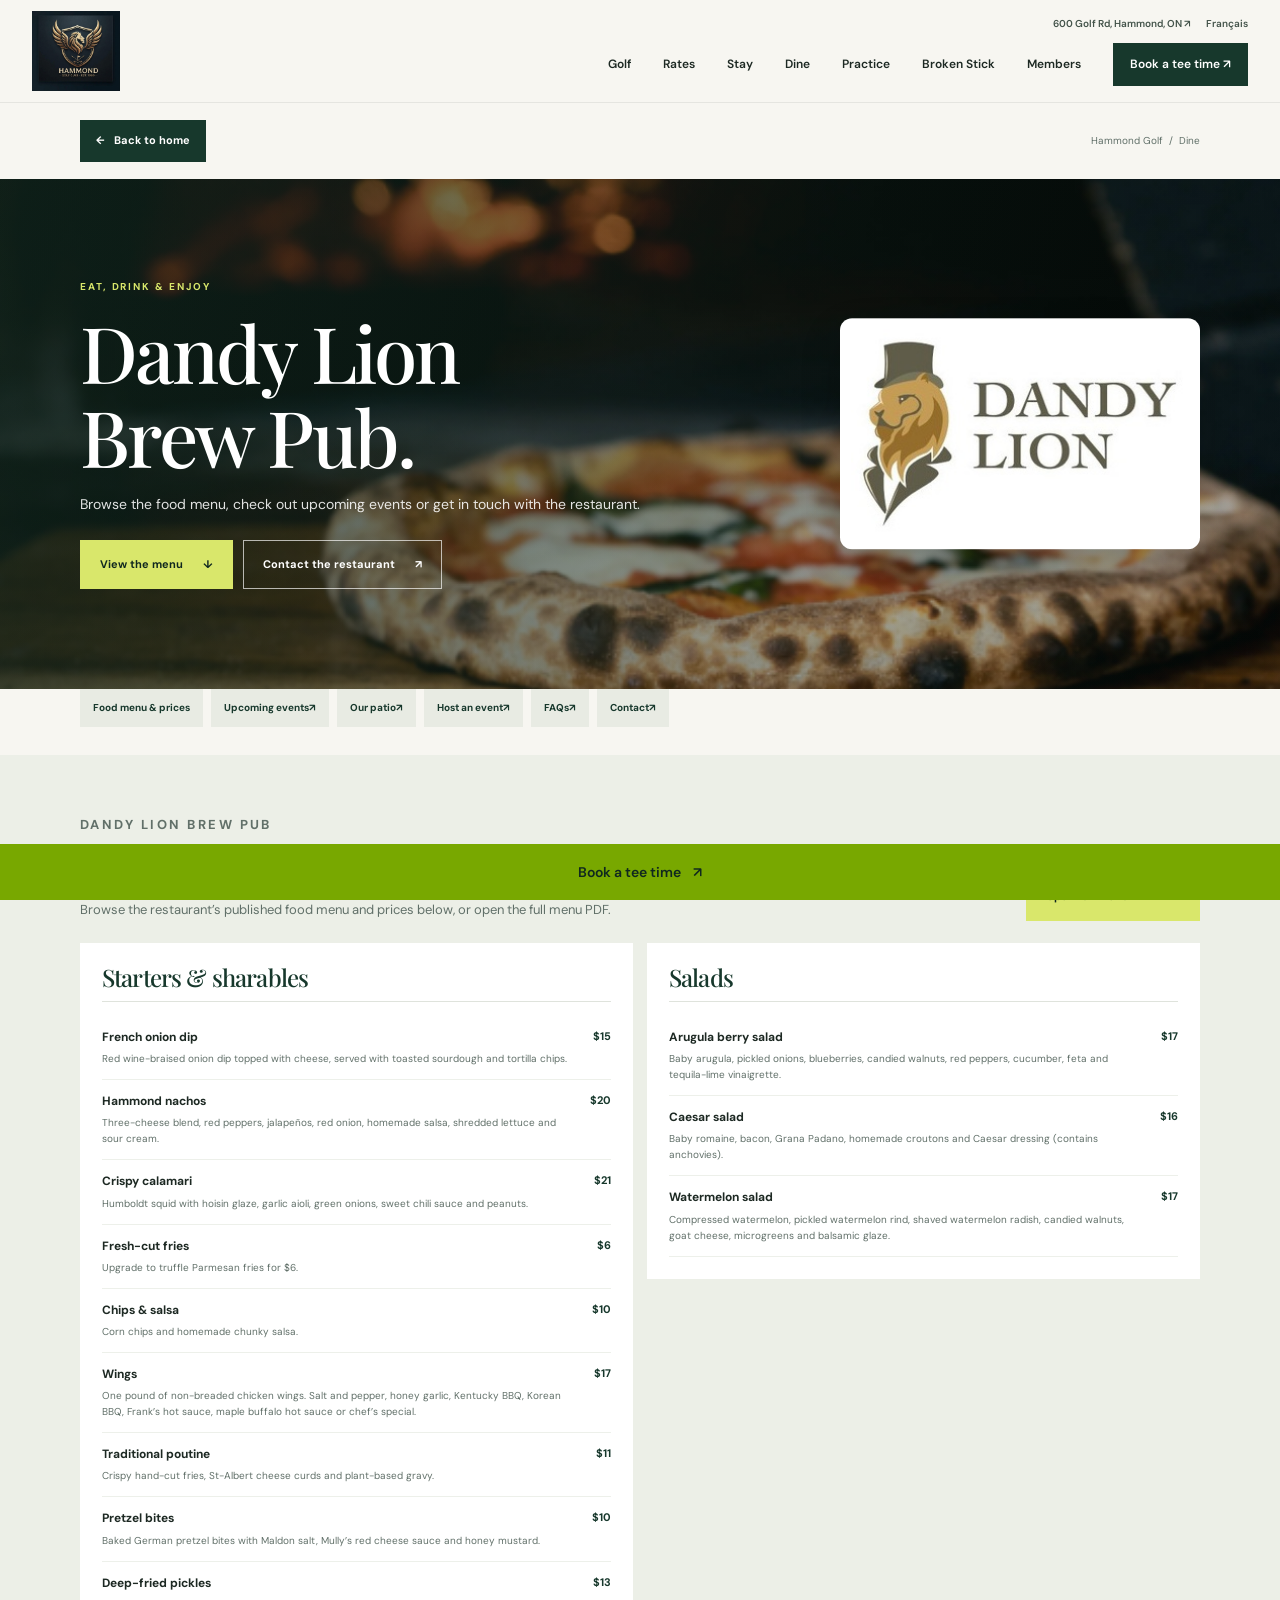
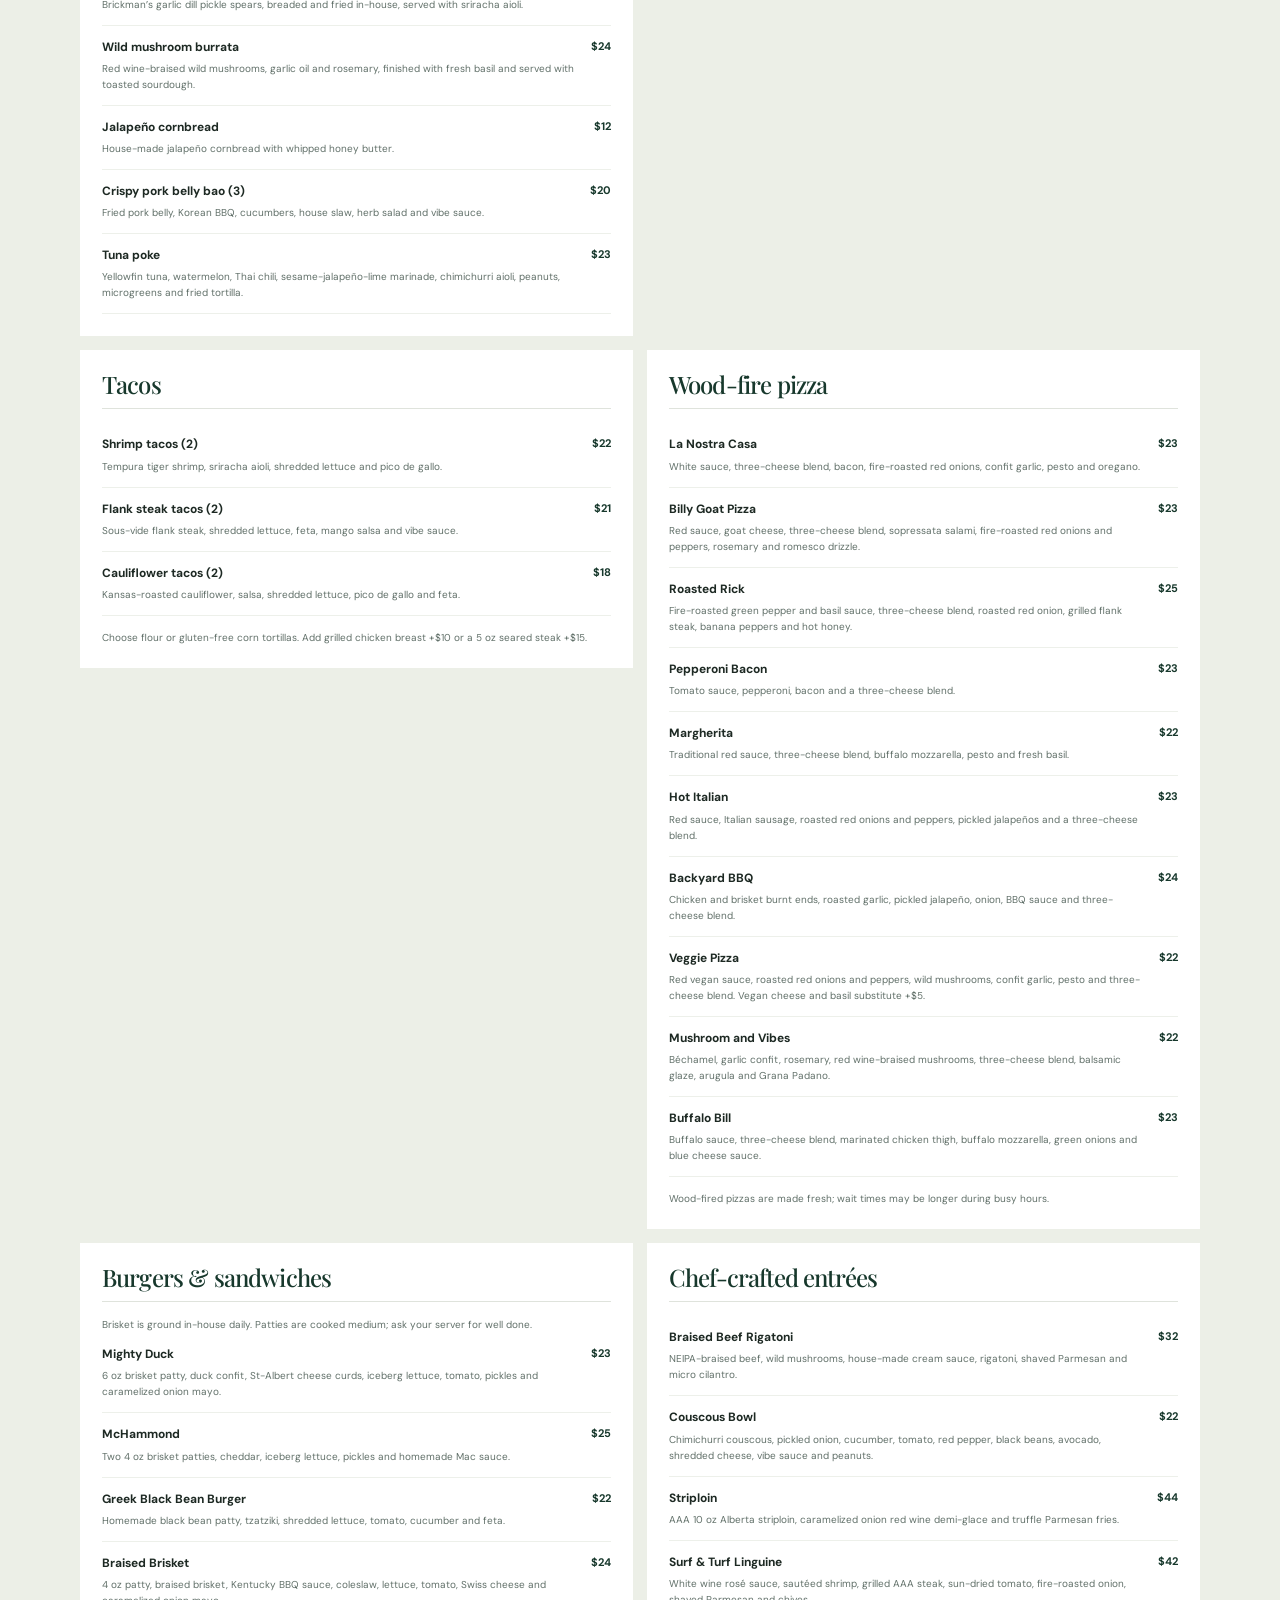
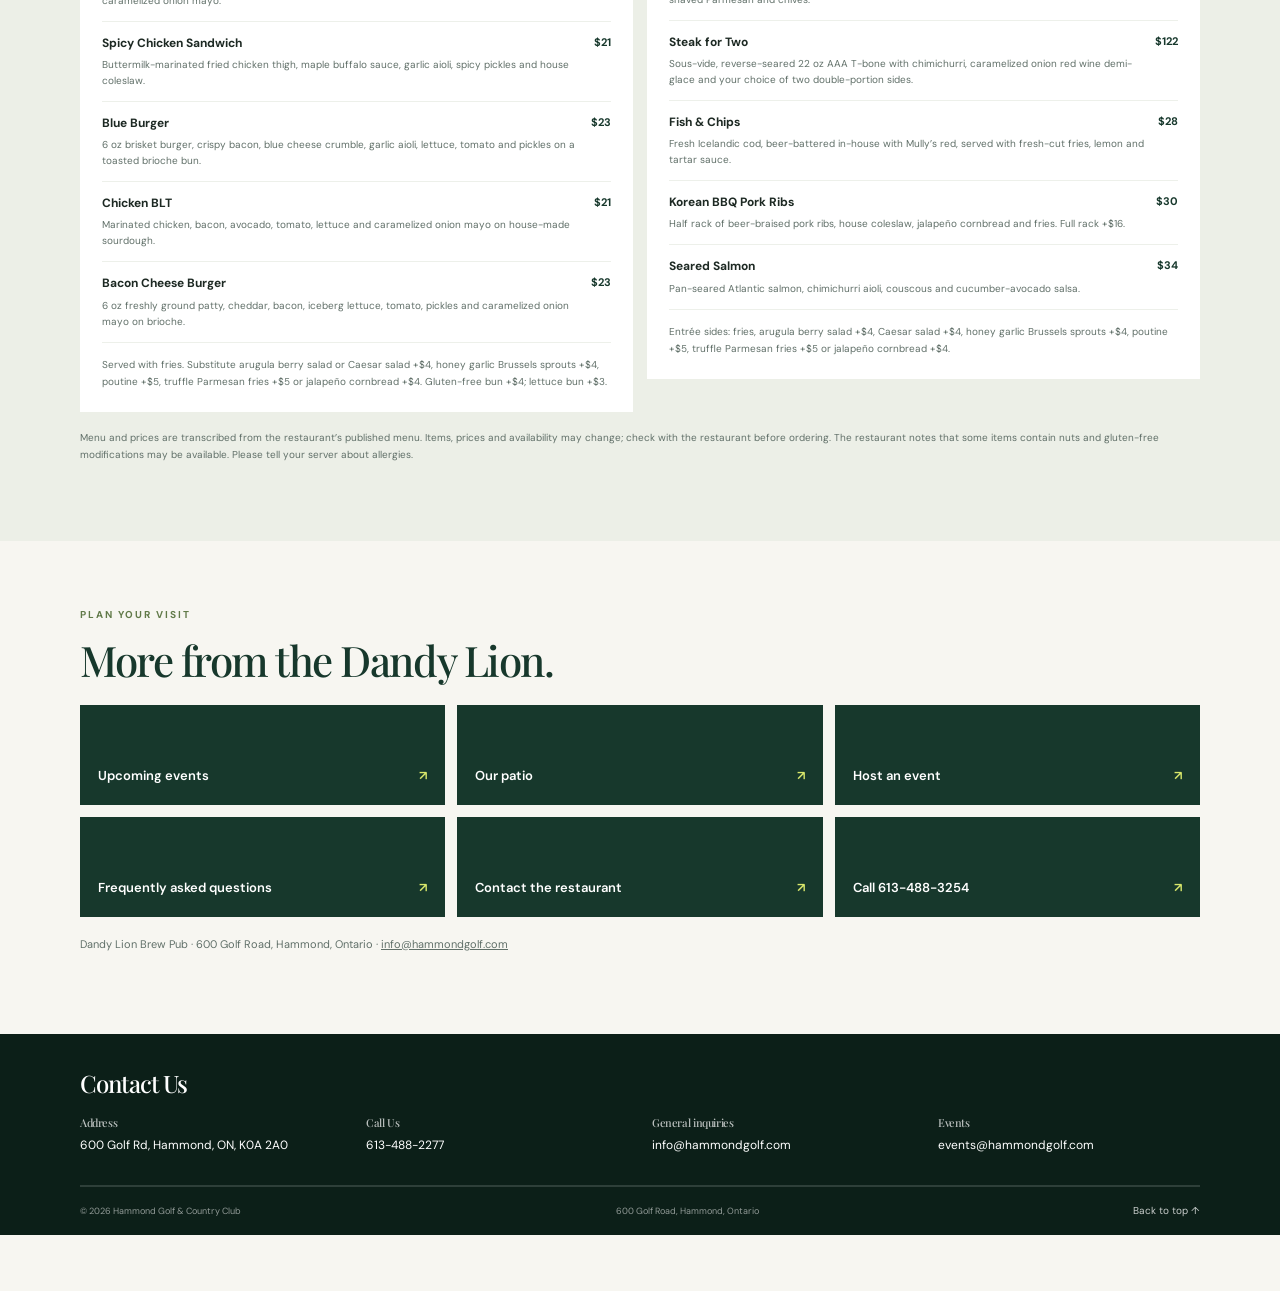
<file: dine.html>
<!doctype html>
<html lang="en">
<head>
  <meta charset="utf-8">
  <meta name="viewport" content="width=device-width, initial-scale=1">
  <meta name="theme-color" content="#132820">
  <meta name="description" content="Browse the Dandy Lion Brew Pub food menu, events and patio information at Hammond Golf.">
  <title>Dandy Lion Brew Pub | Hammond Golf</title>
  <link rel="stylesheet" href="styles.css?v=ownership-removed-20261018">
  <script src="script.js" defer></script>
</head>
<body>
  <a class="skip-link" href="#main">Skip to content</a>
  <header class="site-header">
    <div class="header-inner">
      <a class="wordmark" href="index.html#home" aria-label="Hammond Golf home">
        <img class="wordmark-logo" src="assets/hammond-golf-logo-1980.jpg" alt="Hammond Golf &amp; Country Club, established 1980">
      </a>
      <div class="header-right">
        <div class="header-utility" aria-label="Location and language">
          <a href="https://www.google.com/maps/search/?api=1&amp;query=600+Golf+Road%2C+Hammond%2C+Ontario+K0A+2A0" target="_blank" rel="noopener noreferrer">600 Golf Rd, Hammond, ON <span aria-hidden="true">↗</span></a>
          <a href="https://www.hammondgolf.com/?lang=fr" lang="fr">Français</a>
        </div>
        <div class="header-navigation">
          <button class="menu-toggle" type="button" aria-expanded="false" aria-controls="primary-nav">
            <span class="menu-icon" aria-hidden="true"></span>
            <span class="menu-label">Menu</span>
          </button>
          <nav class="primary-nav" id="primary-nav" aria-label="Main navigation">
            <a href="golf.html">Golf</a>
            <a href="golf.html#rates">Rates</a>
            <a href="stay.html">Stay</a>
            <a href="dine.html" aria-current="page">Dine</a>
            <a href="practice.html">Practice</a>
            <a href="https://www.brokenstickbrewing.com/" target="_blank" rel="noopener noreferrer">Broken Stick</a>
            <a href="members.html">Members</a>
            <a class="nav-book" href="https://chronogolf.com/club/928" data-track="dine_nav_book">Book a tee time <span aria-hidden="true">↗</span></a>
          </nav>
        </div>
      </div>
    </div>
  </header>

  <main id="main" class="destination-page">
    <div class="destination-page-toolbar">
      <a class="back-home" href="index.html"><span aria-hidden="true">←</span> Back to home</a>
      <span class="destination-breadcrumb">Hammond Golf&nbsp; / &nbsp;Dine</span>
    </div>
    <section class="destination-page-hero destination-hero-dine" aria-labelledby="page-title">
      <div class="destination-page-copy">
        <p class="eyebrow">Eat, drink &amp; enjoy</p>
        <h1 id="page-title">Dandy Lion<br>Brew Pub.</h1>
        <p>Browse the food menu, check out upcoming events or get in touch with the restaurant.</p>
        <div class="destination-page-actions">
          <a class="button button-lime" href="#menu">View the menu <span aria-hidden="true">↓</span></a>
          <a class="button button-ghost" href="https://hammondgolf.restaurant/contact-us/" data-track="dine_hero_contact">Contact the restaurant <span aria-hidden="true">↗</span></a>
        </div>
      </div>
      <a class="dine-hero-brand" href="https://hammondgolf.restaurant/" target="_blank" rel="noopener noreferrer" aria-label="Visit the Dandy Lion Brew Pub website">
        <img src="assets/dandy-lion-pub-logo.jpg" alt="Dandy Lion Brew Pub logo">
      </a>
    </section>

    <nav class="dine-quick-links" aria-label="Dandy Lion links">
      <a href="#menu">Food menu &amp; prices</a>
      <a href="https://www.eventbrite.com/cc/hammond-golf-events-59349" target="_blank" rel="noopener noreferrer">Upcoming events <span aria-hidden="true">↗</span></a>
      <a href="https://hammondgolf.restaurant/our-patio/" target="_blank" rel="noopener noreferrer">Our patio <span aria-hidden="true">↗</span></a>
      <a href="https://hammondgolf.restaurant/host-an-event/" target="_blank" rel="noopener noreferrer">Host an event <span aria-hidden="true">↗</span></a>
      <a href="https://hammondgolf.restaurant/faq/" target="_blank" rel="noopener noreferrer">FAQs <span aria-hidden="true">↗</span></a>
      <a href="https://hammondgolf.restaurant/contact-us/" target="_blank" rel="noopener noreferrer">Contact <span aria-hidden="true">↗</span></a>
    </nav>

    <section class="dine-menu" id="menu" aria-labelledby="menu-title">
      <div class="dine-menu-heading">
        <div>
          <p class="eyebrow">Dandy Lion Brew Pub</p>
          <h2 id="menu-title">Food menu.</h2>
          <p>Browse the restaurant’s published food menu and prices below, or open the full menu PDF.</p>
        </div>
        <a class="button button-lime" href="assets/dandy-lion-current-menu.pdf" target="_blank" rel="noopener" data-track="dine_full_menu">Open full menu PDF <span aria-hidden="true">↗</span></a>
      </div>
      <div class="food-menu-grid">
        <section class="food-menu-category" aria-labelledby="starters-title">
          <h3 id="starters-title">Starters &amp; sharables</h3>
          <article class="food-menu-item"><div><h4>French onion dip</h4><p>Red wine-braised onion dip topped with cheese, served with toasted sourdough and tortilla chips.</p></div><strong>$15</strong></article>
          <article class="food-menu-item"><div><h4>Hammond nachos</h4><p>Three-cheese blend, red peppers, jalapeños, red onion, homemade salsa, shredded lettuce and sour cream.</p></div><strong>$20</strong></article>
          <article class="food-menu-item"><div><h4>Crispy calamari</h4><p>Humboldt squid with hoisin glaze, garlic aioli, green onions, sweet chili sauce and peanuts.</p></div><strong>$21</strong></article>
          <article class="food-menu-item"><div><h4>Fresh-cut fries</h4><p>Upgrade to truffle Parmesan fries for $6.</p></div><strong>$6</strong></article>
          <article class="food-menu-item"><div><h4>Chips &amp; salsa</h4><p>Corn chips and homemade chunky salsa.</p></div><strong>$10</strong></article>
          <article class="food-menu-item"><div><h4>Wings</h4><p>One pound of non-breaded chicken wings. Salt and pepper, honey garlic, Kentucky BBQ, Korean BBQ, Frank’s hot sauce, maple buffalo hot sauce or chef’s special.</p></div><strong>$17</strong></article>
          <article class="food-menu-item"><div><h4>Traditional poutine</h4><p>Crispy hand-cut fries, St-Albert cheese curds and plant-based gravy.</p></div><strong>$11</strong></article>
          <article class="food-menu-item"><div><h4>Pretzel bites</h4><p>Baked German pretzel bites with Maldon salt, Mully’s red cheese sauce and honey mustard.</p></div><strong>$10</strong></article>
          <article class="food-menu-item"><div><h4>Deep-fried pickles</h4><p>Brickman’s garlic dill pickle spears, breaded and fried in-house, served with sriracha aioli.</p></div><strong>$13</strong></article>
          <article class="food-menu-item"><div><h4>Wild mushroom burrata</h4><p>Red wine-braised wild mushrooms, garlic oil and rosemary, finished with fresh basil and served with toasted sourdough.</p></div><strong>$24</strong></article>
          <article class="food-menu-item"><div><h4>Jalapeño cornbread</h4><p>House-made jalapeño cornbread with whipped honey butter.</p></div><strong>$12</strong></article>
          <article class="food-menu-item"><div><h4>Crispy pork belly bao (3)</h4><p>Fried pork belly, Korean BBQ, cucumbers, house slaw, herb salad and vibe sauce.</p></div><strong>$20</strong></article>
          <article class="food-menu-item"><div><h4>Tuna poke</h4><p>Yellowfin tuna, watermelon, Thai chili, sesame-jalapeño-lime marinade, chimichurri aioli, peanuts, microgreens and fried tortilla.</p></div><strong>$23</strong></article>
        </section>

        <section class="food-menu-category" aria-labelledby="salads-title">
          <h3 id="salads-title">Salads</h3>
          <article class="food-menu-item"><div><h4>Arugula berry salad</h4><p>Baby arugula, pickled onions, blueberries, candied walnuts, red peppers, cucumber, feta and tequila-lime vinaigrette.</p></div><strong>$17</strong></article>
          <article class="food-menu-item"><div><h4>Caesar salad</h4><p>Baby romaine, bacon, Grana Padano, homemade croutons and Caesar dressing (contains anchovies).</p></div><strong>$16</strong></article>
          <article class="food-menu-item"><div><h4>Watermelon salad</h4><p>Compressed watermelon, pickled watermelon rind, shaved watermelon radish, candied walnuts, goat cheese, microgreens and balsamic glaze.</p></div><strong>$17</strong></article>
        </section>

        <section class="food-menu-category" aria-labelledby="tacos-title">
          <h3 id="tacos-title">Tacos</h3>
          <article class="food-menu-item"><div><h4>Shrimp tacos (2)</h4><p>Tempura tiger shrimp, sriracha aioli, shredded lettuce and pico de gallo.</p></div><strong>$22</strong></article>
          <article class="food-menu-item"><div><h4>Flank steak tacos (2)</h4><p>Sous-vide flank steak, shredded lettuce, feta, mango salsa and vibe sauce.</p></div><strong>$21</strong></article>
          <article class="food-menu-item"><div><h4>Cauliflower tacos (2)</h4><p>Kansas-roasted cauliflower, salsa, shredded lettuce, pico de gallo and feta.</p></div><strong>$18</strong></article>
          <p class="food-menu-note">Choose flour or gluten-free corn tortillas. Add grilled chicken breast +$10 or a 5 oz seared steak +$15.</p>
        </section>

        <section class="food-menu-category" aria-labelledby="pizza-title">
          <h3 id="pizza-title">Wood-fire pizza</h3>
          <article class="food-menu-item"><div><h4>La Nostra Casa</h4><p>White sauce, three-cheese blend, bacon, fire-roasted red onions, confit garlic, pesto and oregano.</p></div><strong>$23</strong></article>
          <article class="food-menu-item"><div><h4>Billy Goat Pizza</h4><p>Red sauce, goat cheese, three-cheese blend, sopressata salami, fire-roasted red onions and peppers, rosemary and romesco drizzle.</p></div><strong>$23</strong></article>
          <article class="food-menu-item"><div><h4>Roasted Rick</h4><p>Fire-roasted green pepper and basil sauce, three-cheese blend, roasted red onion, grilled flank steak, banana peppers and hot honey.</p></div><strong>$25</strong></article>
          <article class="food-menu-item"><div><h4>Pepperoni Bacon</h4><p>Tomato sauce, pepperoni, bacon and a three-cheese blend.</p></div><strong>$23</strong></article>
          <article class="food-menu-item"><div><h4>Margherita</h4><p>Traditional red sauce, three-cheese blend, buffalo mozzarella, pesto and fresh basil.</p></div><strong>$22</strong></article>
          <article class="food-menu-item"><div><h4>Hot Italian</h4><p>Red sauce, Italian sausage, roasted red onions and peppers, pickled jalapeños and a three-cheese blend.</p></div><strong>$23</strong></article>
          <article class="food-menu-item"><div><h4>Backyard BBQ</h4><p>Chicken and brisket burnt ends, roasted garlic, pickled jalapeño, onion, BBQ sauce and three-cheese blend.</p></div><strong>$24</strong></article>
          <article class="food-menu-item"><div><h4>Veggie Pizza</h4><p>Red vegan sauce, roasted red onions and peppers, wild mushrooms, confit garlic, pesto and three-cheese blend. Vegan cheese and basil substitute +$5.</p></div><strong>$22</strong></article>
          <article class="food-menu-item"><div><h4>Mushroom and Vibes</h4><p>Béchamel, garlic confit, rosemary, red wine-braised mushrooms, three-cheese blend, balsamic glaze, arugula and Grana Padano.</p></div><strong>$22</strong></article>
          <article class="food-menu-item"><div><h4>Buffalo Bill</h4><p>Buffalo sauce, three-cheese blend, marinated chicken thigh, buffalo mozzarella, green onions and blue cheese sauce.</p></div><strong>$23</strong></article>
          <p class="food-menu-note">Wood-fired pizzas are made fresh; wait times may be longer during busy hours.</p>
        </section>

        <section class="food-menu-category" aria-labelledby="burgers-title">
          <h3 id="burgers-title">Burgers &amp; sandwiches</h3>
          <p class="food-menu-note">Brisket is ground in-house daily. Patties are cooked medium; ask your server for well done.</p>
          <article class="food-menu-item"><div><h4>Mighty Duck</h4><p>6 oz brisket patty, duck confit, St-Albert cheese curds, iceberg lettuce, tomato, pickles and caramelized onion mayo.</p></div><strong>$23</strong></article>
          <article class="food-menu-item"><div><h4>McHammond</h4><p>Two 4 oz brisket patties, cheddar, iceberg lettuce, pickles and homemade Mac sauce.</p></div><strong>$25</strong></article>
          <article class="food-menu-item"><div><h4>Greek Black Bean Burger</h4><p>Homemade black bean patty, tzatziki, shredded lettuce, tomato, cucumber and feta.</p></div><strong>$22</strong></article>
          <article class="food-menu-item"><div><h4>Braised Brisket</h4><p>4 oz patty, braised brisket, Kentucky BBQ sauce, coleslaw, lettuce, tomato, Swiss cheese and caramelized onion mayo.</p></div><strong>$24</strong></article>
          <article class="food-menu-item"><div><h4>Spicy Chicken Sandwich</h4><p>Buttermilk-marinated fried chicken thigh, maple buffalo sauce, garlic aioli, spicy pickles and house coleslaw.</p></div><strong>$21</strong></article>
          <article class="food-menu-item"><div><h4>Blue Burger</h4><p>6 oz brisket burger, crispy bacon, blue cheese crumble, garlic aioli, lettuce, tomato and pickles on a toasted brioche bun.</p></div><strong>$23</strong></article>
          <article class="food-menu-item"><div><h4>Chicken BLT</h4><p>Marinated chicken, bacon, avocado, tomato, lettuce and caramelized onion mayo on house-made sourdough.</p></div><strong>$21</strong></article>
          <article class="food-menu-item"><div><h4>Bacon Cheese Burger</h4><p>6 oz freshly ground patty, cheddar, bacon, iceberg lettuce, tomato, pickles and caramelized onion mayo on brioche.</p></div><strong>$23</strong></article>
          <p class="food-menu-note">Served with fries. Substitute arugula berry salad or Caesar salad +$4, honey garlic Brussels sprouts +$4, poutine +$5, truffle Parmesan fries +$5 or jalapeño cornbread +$4. Gluten-free bun +$4; lettuce bun +$3.</p>
        </section>

        <section class="food-menu-category" aria-labelledby="entrees-title">
          <h3 id="entrees-title">Chef-crafted entrées</h3>
          <article class="food-menu-item"><div><h4>Braised Beef Rigatoni</h4><p>NEIPA-braised beef, wild mushrooms, house-made cream sauce, rigatoni, shaved Parmesan and micro cilantro.</p></div><strong>$32</strong></article>
          <article class="food-menu-item"><div><h4>Couscous Bowl</h4><p>Chimichurri couscous, pickled onion, cucumber, tomato, red pepper, black beans, avocado, shredded cheese, vibe sauce and peanuts.</p></div><strong>$22</strong></article>
          <article class="food-menu-item"><div><h4>Striploin</h4><p>AAA 10 oz Alberta striploin, caramelized onion red wine demi-glace and truffle Parmesan fries.</p></div><strong>$44</strong></article>
          <article class="food-menu-item"><div><h4>Surf &amp; Turf Linguine</h4><p>White wine rosé sauce, sautéed shrimp, grilled AAA steak, sun-dried tomato, fire-roasted onion, shaved Parmesan and chives.</p></div><strong>$42</strong></article>
          <article class="food-menu-item"><div><h4>Steak for Two</h4><p>Sous-vide, reverse-seared 22 oz AAA T-bone with chimichurri, caramelized onion red wine demi-glace and your choice of two double-portion sides.</p></div><strong>$122</strong></article>
          <article class="food-menu-item"><div><h4>Fish &amp; Chips</h4><p>Fresh Icelandic cod, beer-battered in-house with Mully’s red, served with fresh-cut fries, lemon and tartar sauce.</p></div><strong>$28</strong></article>
          <article class="food-menu-item"><div><h4>Korean BBQ Pork Ribs</h4><p>Half rack of beer-braised pork ribs, house coleslaw, jalapeño cornbread and fries. Full rack +$16.</p></div><strong>$30</strong></article>
          <article class="food-menu-item"><div><h4>Seared Salmon</h4><p>Pan-seared Atlantic salmon, chimichurri aioli, couscous and cucumber-avocado salsa.</p></div><strong>$34</strong></article>
          <p class="food-menu-note">Entrée sides: fries, arugula berry salad +$4, Caesar salad +$4, honey garlic Brussels sprouts +$4, poutine +$5, truffle Parmesan fries +$5 or jalapeño cornbread +$4.</p>
        </section>
      </div>
      <p class="food-menu-disclaimer">Menu and prices are transcribed from the restaurant’s published menu. Items, prices and availability may change; check with the restaurant before ordering. The restaurant notes that some items contain nuts and gluten-free modifications may be available. Please tell your server about allergies.</p>
    </section>

    <section class="dine-more" aria-labelledby="dine-more-title">
      <p class="eyebrow">Plan your visit</p>
      <h2 id="dine-more-title">More from the Dandy Lion.</h2>
      <div class="dine-links-grid">
        <a href="https://www.eventbrite.com/cc/hammond-golf-events-59349" target="_blank" rel="noopener noreferrer">Upcoming events <span aria-hidden="true">↗</span></a>
        <a href="https://hammondgolf.restaurant/our-patio/" target="_blank" rel="noopener noreferrer">Our patio <span aria-hidden="true">↗</span></a>
        <a href="https://hammondgolf.restaurant/host-an-event/" target="_blank" rel="noopener noreferrer">Host an event <span aria-hidden="true">↗</span></a>
        <a href="https://hammondgolf.restaurant/faq/" target="_blank" rel="noopener noreferrer">Frequently asked questions <span aria-hidden="true">↗</span></a>
        <a href="https://hammondgolf.restaurant/contact-us/" target="_blank" rel="noopener noreferrer">Contact the restaurant <span aria-hidden="true">↗</span></a>
        <a href="tel:+16134883254">Call 613-488-3254 <span aria-hidden="true">↗</span></a>
      </div>
      <p class="dine-contact-note">Dandy Lion Brew Pub · 600 Golf Road, Hammond, Ontario · <a href="mailto:info@hammondgolf.com">info@hammondgolf.com</a></p>
    </section>
  </main>

  <footer class="site-footer">
    <section class="footer-contact" aria-labelledby="footer-contact-title">
      <h2 id="footer-contact-title">Contact Us</h2>
      <div class="footer-contact-grid">
        <div><h3>Address</h3><a href="https://www.google.com/maps/search/?api=1&amp;query=600+Golf+Road%2C+Hammond%2C+Ontario+K0A+2A0">600 Golf Rd, Hammond, ON, K0A 2A0</a></div>
        <div><h3>Call Us</h3><a href="tel:+16134882277">613-488-2277</a></div>
        <div><h3>General inquiries</h3><a href="mailto:info@hammondgolf.com">info@hammondgolf.com</a></div>
        <div><h3>Events</h3><a href="mailto:events@hammondgolf.com">events@hammondgolf.com</a></div>
      </div>
    </section>
    <div class="footer-bottom">
      <span>© <span id="current-year">2026</span> Hammond Golf &amp; Country Club</span>
      <span>600 Golf Road, Hammond, Ontario</span>
      <a href="#main">Back to top ↑</a>
    </div>
  </footer>
  <a class="sticky-book" href="https://chronogolf.com/club/928" data-track="sticky_book"><span>Book a tee time</span><span aria-hidden="true">↗</span></a>
</body>
</html>
</file>
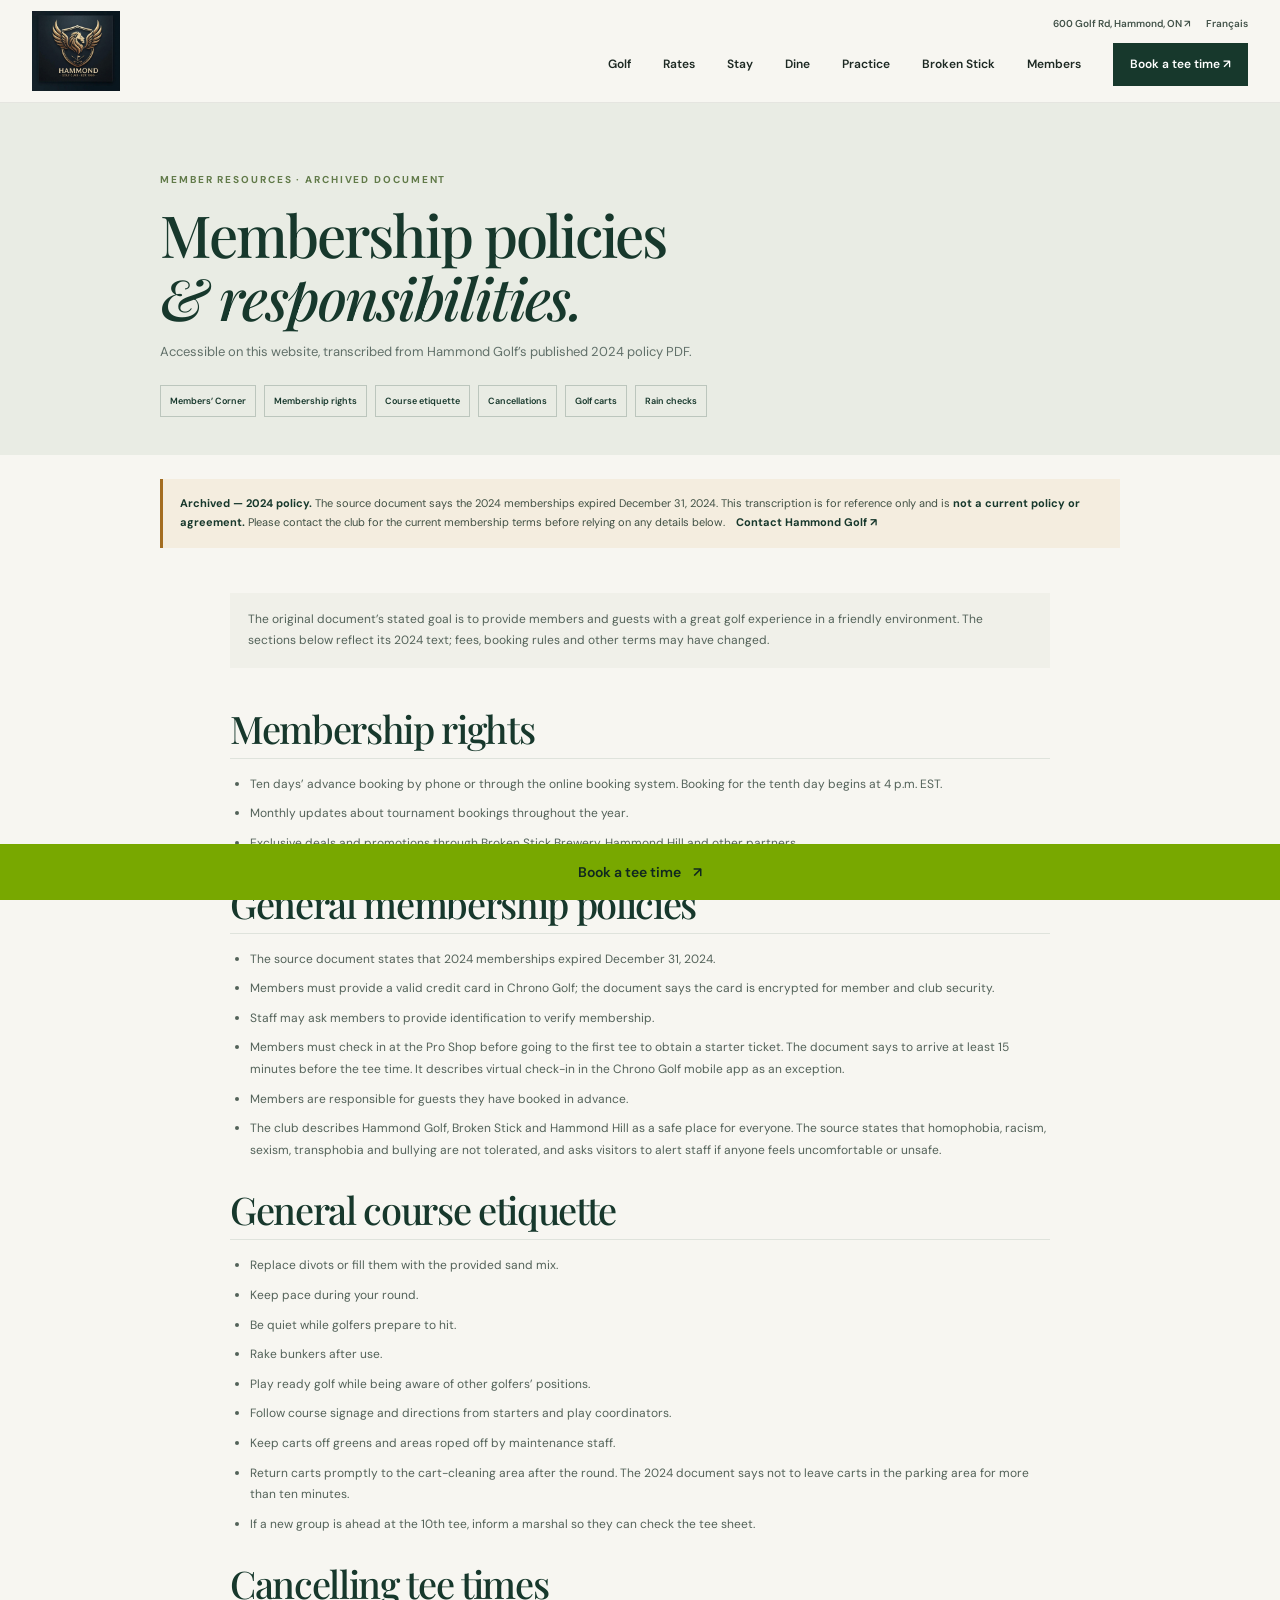
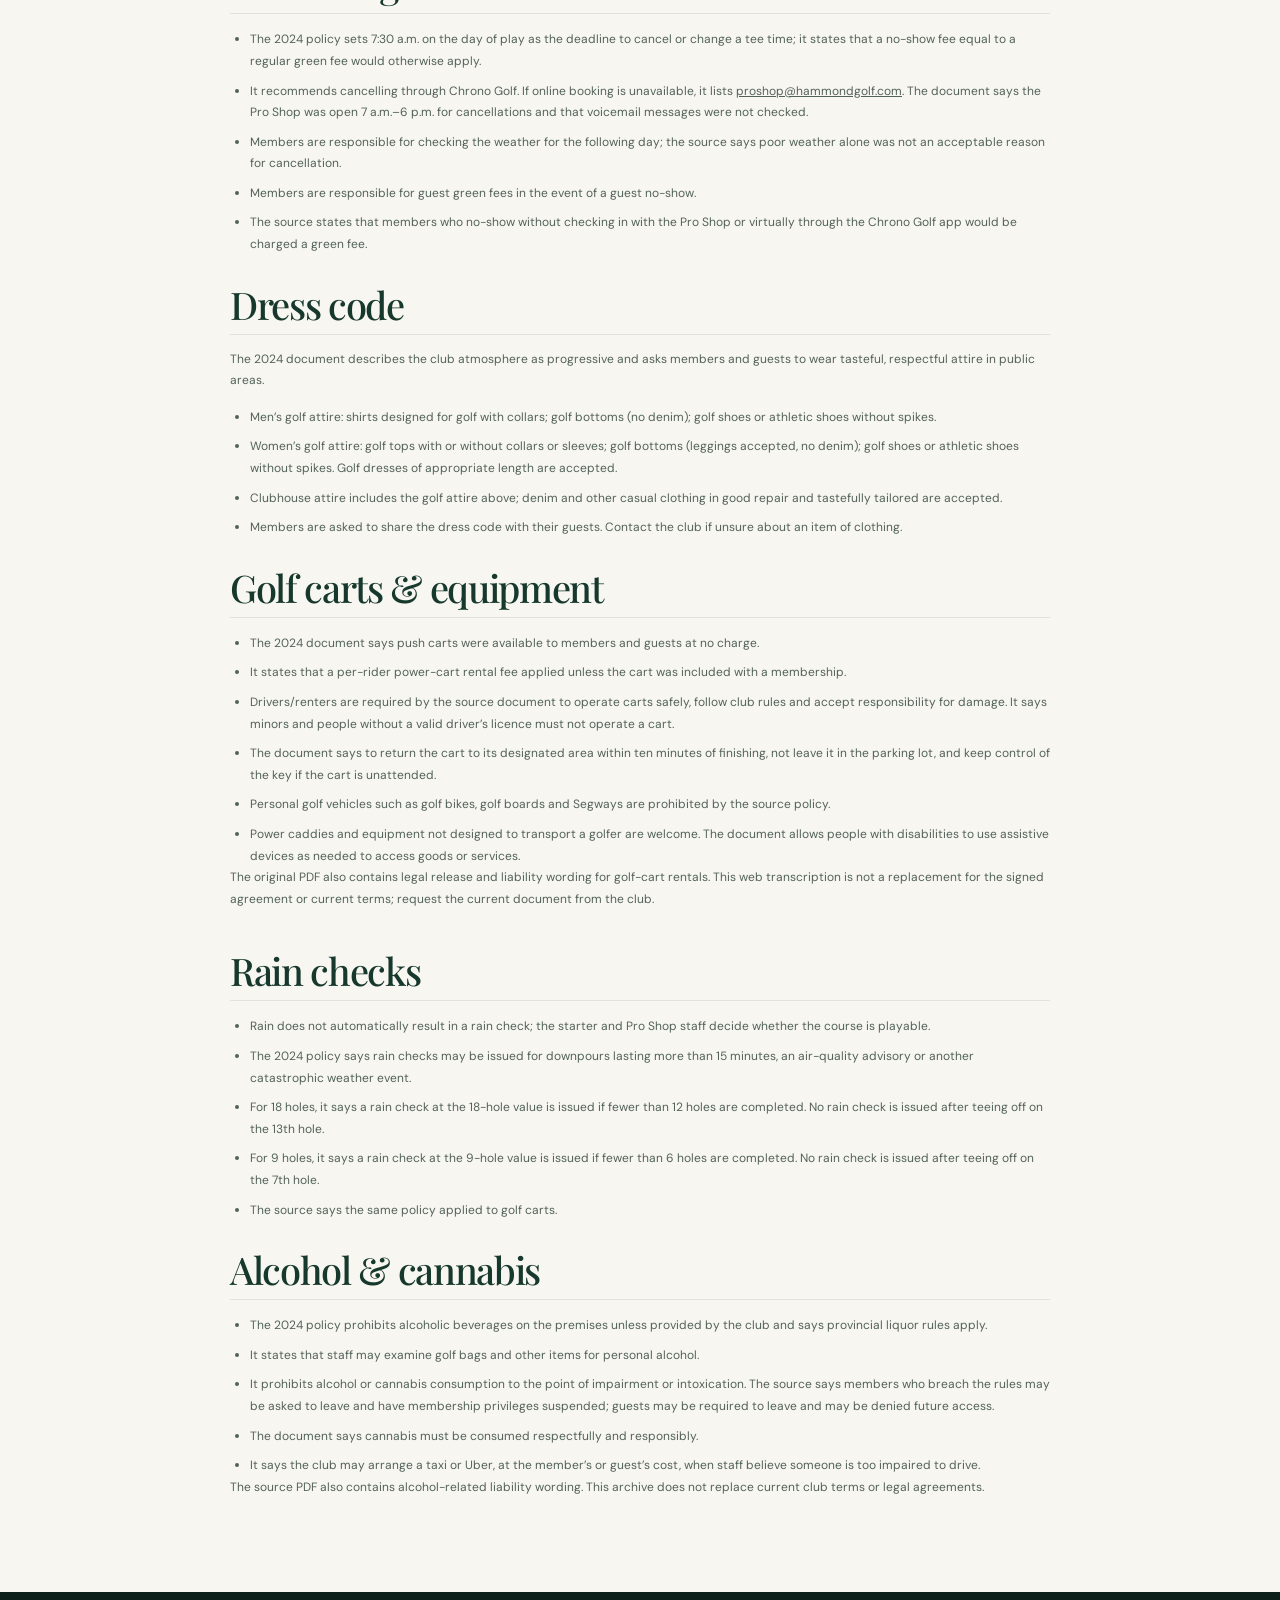
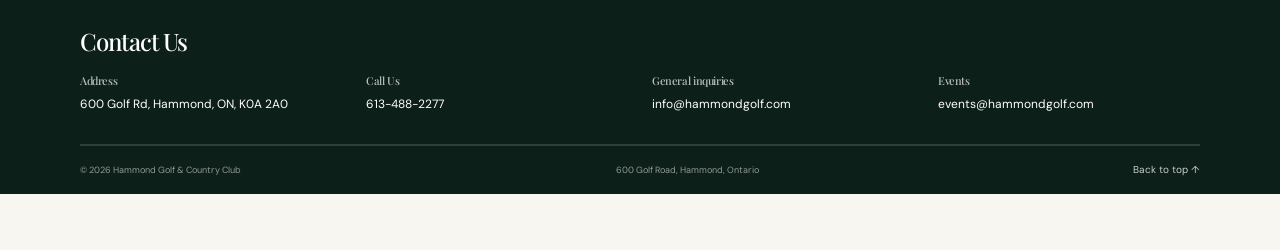
<file: member-policies.html>
<!doctype html>
<html lang="en">
<head>
  <meta charset="utf-8">
  <meta name="viewport" content="width=device-width, initial-scale=1">
  <meta name="theme-color" content="#132820">
  <meta name="description" content="Archived transcription of Hammond Golf's 2024 Membership Policies and Responsibilities document.">
  <title>Archived Member Policies (2024) | Hammond Golf</title>
  <link rel="stylesheet" href="styles.css?v=ownership-removed-20261018">
  <script src="script.js" defer></script>
</head>
<body>
  <a class="skip-link" href="#main">Skip to content</a>

  <header class="site-header">
    <div class="header-inner">
      <a class="wordmark" href="index.html" aria-label="Hammond Golf home">
        <img class="wordmark-logo" src="assets/hammond-golf-logo-1980.jpg" alt="Hammond Golf &amp; Country Club, established 1980">
      </a>
      <div class="header-right">
        <div class="header-utility" aria-label="Location and language">
          <a href="https://www.google.com/maps/search/?api=1&query=600+Golf+Road%2C+Hammond%2C+Ontario+K0A+2A0" target="_blank" rel="noopener noreferrer">600 Golf Rd, Hammond, ON <span aria-hidden="true">↗</span></a>
          <a href="https://www.hammondgolf.com/?lang=fr" lang="fr">Français</a>
        </div>
        <div class="header-navigation">
          <button class="menu-toggle" type="button" aria-expanded="false" aria-controls="primary-nav">
            <span class="menu-icon" aria-hidden="true"></span>
            <span class="menu-label">Menu</span>
          </button>
          <nav class="primary-nav" id="primary-nav" aria-label="Main navigation">
            <a href="golf.html">Golf</a>
            <a href="golf.html#rates">Rates</a>
            <a href="stay.html">Stay</a>
            <a href="dine.html">Dine</a>
            <a href="practice.html">Practice</a>
            <a href="https://www.brokenstickbrewing.com/" target="_blank" rel="noopener noreferrer">Broken Stick</a>
            <a href="members.html" aria-current="page">Members</a>
            <a class="nav-book" href="https://chronogolf.com/club/928" data-track="policy_nav_book">Book a tee time <span aria-hidden="true">↗</span></a>
          </nav>
        </div>
      </div>
    </div>
  </header>

  <main id="main" class="member-page">
    <section class="member-page-hero policy-hero">
      <p class="eyebrow">Member resources · Archived document</p>
      <h1>Membership policies<br><em>&amp; responsibilities.</em></h1>
      <p>Accessible on this website, transcribed from Hammond Golf’s published 2024 policy PDF.</p>
      <nav class="member-page-nav" aria-label="Member resources">
        <a href="members.html">Members’ Corner</a>
        <a href="#rights">Membership rights</a>
        <a href="#course">Course etiquette</a>
        <a href="#cancellation">Cancellations</a>
        <a href="#carts">Golf carts</a>
        <a href="#weather">Rain checks</a>
      </nav>
    </section>

    <div class="member-archive-note policy-warning" role="alert">
      <strong>Archived — 2024 policy.</strong> The source document says the 2024 memberships expired December 31, 2024. This transcription is for reference only and is <strong>not a current policy or agreement.</strong> Please contact the club for the current membership terms before relying on any details below.
      <a href="mailto:info@hammondgolf.com">Contact Hammond Golf <span aria-hidden="true">↗</span></a>
    </div>

    <article class="member-article policy-article">
      <p class="policy-intro">The original document’s stated goal is to provide members and guests with a great golf experience in a friendly environment. The sections below reflect its 2024 text; fees, booking rules and other terms may have changed.</p>

      <section id="rights" aria-labelledby="rights-title">
        <h2 id="rights-title">Membership rights</h2>
        <ul>
          <li>Ten days’ advance booking by phone or through the online booking system. Booking for the tenth day begins at 4 p.m. EST.</li>
          <li>Monthly updates about tournament bookings throughout the year.</li>
          <li>Exclusive deals and promotions through Broken Stick Brewery, Hammond Hill and other partners.</li>
        </ul>
      </section>

      <section aria-labelledby="general-title">
        <h2 id="general-title">General membership policies</h2>
        <ul>
          <li>The source document states that 2024 memberships expired December 31, 2024.</li>
          <li>Members must provide a valid credit card in Chrono Golf; the document says the card is encrypted for member and club security.</li>
          <li>Staff may ask members to provide identification to verify membership.</li>
          <li>Members must check in at the Pro Shop before going to the first tee to obtain a starter ticket. The document says to arrive at least 15 minutes before the tee time. It describes virtual check-in in the Chrono Golf mobile app as an exception.</li>
          <li>Members are responsible for guests they have booked in advance.</li>
          <li>The club describes Hammond Golf, Broken Stick and Hammond Hill as a safe place for everyone. The source states that homophobia, racism, sexism, transphobia and bullying are not tolerated, and asks visitors to alert staff if anyone feels uncomfortable or unsafe.</li>
        </ul>
      </section>

      <section id="course" aria-labelledby="course-title">
        <h2 id="course-title">General course etiquette</h2>
        <ul>
          <li>Replace divots or fill them with the provided sand mix.</li>
          <li>Keep pace during your round.</li>
          <li>Be quiet while golfers prepare to hit.</li>
          <li>Rake bunkers after use.</li>
          <li>Play ready golf while being aware of other golfers’ positions.</li>
          <li>Follow course signage and directions from starters and play coordinators.</li>
          <li>Keep carts off greens and areas roped off by maintenance staff.</li>
          <li>Return carts promptly to the cart-cleaning area after the round. The 2024 document says not to leave carts in the parking area for more than ten minutes.</li>
          <li>If a new group is ahead at the 10th tee, inform a marshal so they can check the tee sheet.</li>
        </ul>
      </section>

      <section id="cancellation" aria-labelledby="cancellation-title">
        <h2 id="cancellation-title">Cancelling tee times</h2>
        <ul>
          <li>The 2024 policy sets 7:30 a.m. on the day of play as the deadline to cancel or change a tee time; it states that a no-show fee equal to a regular green fee would otherwise apply.</li>
          <li>It recommends cancelling through Chrono Golf. If online booking is unavailable, it lists <a href="mailto:proshop@hammondgolf.com">proshop@hammondgolf.com</a>. The document says the Pro Shop was open 7 a.m.–6 p.m. for cancellations and that voicemail messages were not checked.</li>
          <li>Members are responsible for checking the weather for the following day; the source says poor weather alone was not an acceptable reason for cancellation.</li>
          <li>Members are responsible for guest green fees in the event of a guest no-show.</li>
          <li>The source states that members who no-show without checking in with the Pro Shop or virtually through the Chrono Golf app would be charged a green fee.</li>
        </ul>
      </section>

      <section aria-labelledby="dress-title">
        <h2 id="dress-title">Dress code</h2>
        <p>The 2024 document describes the club atmosphere as progressive and asks members and guests to wear tasteful, respectful attire in public areas.</p>
        <ul>
          <li>Men’s golf attire: shirts designed for golf with collars; golf bottoms (no denim); golf shoes or athletic shoes without spikes.</li>
          <li>Women’s golf attire: golf tops with or without collars or sleeves; golf bottoms (leggings accepted, no denim); golf shoes or athletic shoes without spikes. Golf dresses of appropriate length are accepted.</li>
          <li>Clubhouse attire includes the golf attire above; denim and other casual clothing in good repair and tastefully tailored are accepted.</li>
          <li>Members are asked to share the dress code with their guests. Contact the club if unsure about an item of clothing.</li>
        </ul>
      </section>

      <section id="carts" aria-labelledby="carts-title">
        <h2 id="carts-title">Golf carts &amp; equipment</h2>
        <ul>
          <li>The 2024 document says push carts were available to members and guests at no charge.</li>
          <li>It states that a per-rider power-cart rental fee applied unless the cart was included with a membership.</li>
          <li>Drivers/renters are required by the source document to operate carts safely, follow club rules and accept responsibility for damage. It says minors and people without a valid driver’s licence must not operate a cart.</li>
          <li>The document says to return the cart to its designated area within ten minutes of finishing, not leave it in the parking lot, and keep control of the key if the cart is unattended.</li>
          <li>Personal golf vehicles such as golf bikes, golf boards and Segways are prohibited by the source policy.</li>
          <li>Power caddies and equipment not designed to transport a golfer are welcome. The document allows people with disabilities to use assistive devices as needed to access goods or services.</li>
        </ul>
        <p>The original PDF also contains legal release and liability wording for golf-cart rentals. This web transcription is not a replacement for the signed agreement or current terms; request the current document from the club.</p>
      </section>

      <section id="weather" aria-labelledby="weather-title">
        <h2 id="weather-title">Rain checks</h2>
        <ul>
          <li>Rain does not automatically result in a rain check; the starter and Pro Shop staff decide whether the course is playable.</li>
          <li>The 2024 policy says rain checks may be issued for downpours lasting more than 15 minutes, an air-quality advisory or another catastrophic weather event.</li>
          <li>For 18 holes, it says a rain check at the 18-hole value is issued if fewer than 12 holes are completed. No rain check is issued after teeing off on the 13th hole.</li>
          <li>For 9 holes, it says a rain check at the 9-hole value is issued if fewer than 6 holes are completed. No rain check is issued after teeing off on the 7th hole.</li>
          <li>The source says the same policy applied to golf carts.</li>
        </ul>
      </section>

      <section aria-labelledby="alcohol-title">
        <h2 id="alcohol-title">Alcohol &amp; cannabis</h2>
        <ul>
          <li>The 2024 policy prohibits alcoholic beverages on the premises unless provided by the club and says provincial liquor rules apply.</li>
          <li>It states that staff may examine golf bags and other items for personal alcohol.</li>
          <li>It prohibits alcohol or cannabis consumption to the point of impairment or intoxication. The source says members who breach the rules may be asked to leave and have membership privileges suspended; guests may be required to leave and may be denied future access.</li>
          <li>The document says cannabis must be consumed respectfully and responsibly.</li>
          <li>It says the club may arrange a taxi or Uber, at the member’s or guest’s cost, when staff believe someone is too impaired to drive.</li>
        </ul>
        <p>The source PDF also contains alcohol-related liability wording. This archive does not replace current club terms or legal agreements.</p>
      </section>
    </article>
  </main>

  <footer class="site-footer">
    <section class="footer-contact" aria-labelledby="footer-contact-title">
      <h2 id="footer-contact-title">Contact Us</h2>
      <div class="footer-contact-grid">
        <div><h3>Address</h3><a href="https://www.google.com/maps/search/?api=1&amp;query=600+Golf+Road%2C+Hammond%2C+Ontario+K0A+2A0">600 Golf Rd, Hammond, ON, K0A 2A0</a></div>
        <div><h3>Call Us</h3><a href="tel:+16134882277">613-488-2277</a></div>
        <div><h3>General inquiries</h3><a href="mailto:info@hammondgolf.com">info@hammondgolf.com</a></div>
        <div><h3>Events</h3><a href="mailto:events@hammondgolf.com">events@hammondgolf.com</a></div>
      </div>
    </section>
    <div class="footer-bottom">
      <span>© <span id="current-year">2026</span> Hammond Golf &amp; Country Club</span>
      <span>600 Golf Road, Hammond, Ontario</span>
      <a href="#main">Back to top ↑</a>
    </div>
  </footer>
  <a class="sticky-book" href="https://chronogolf.com/club/928" data-track="sticky_book"><span>Book a tee time</span><span aria-hidden="true">↗</span></a>
</body>
</html>
</file>
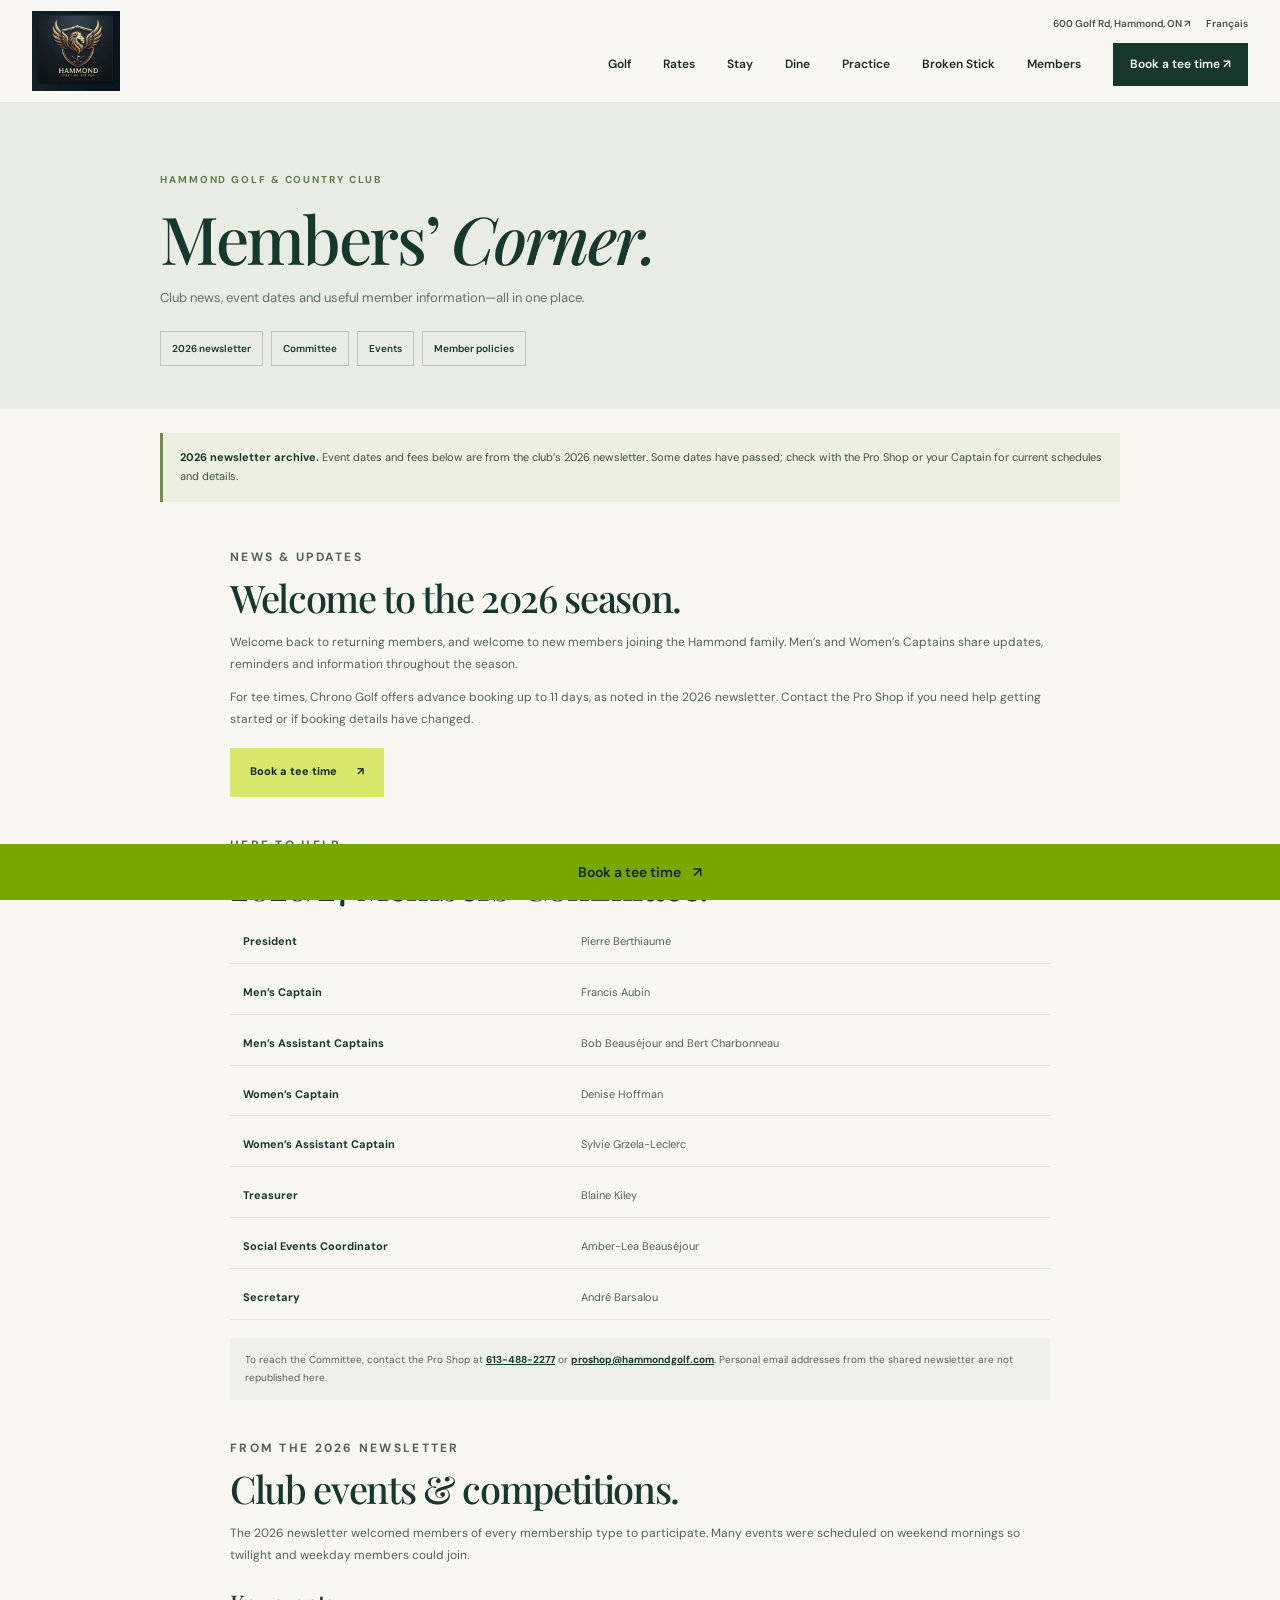
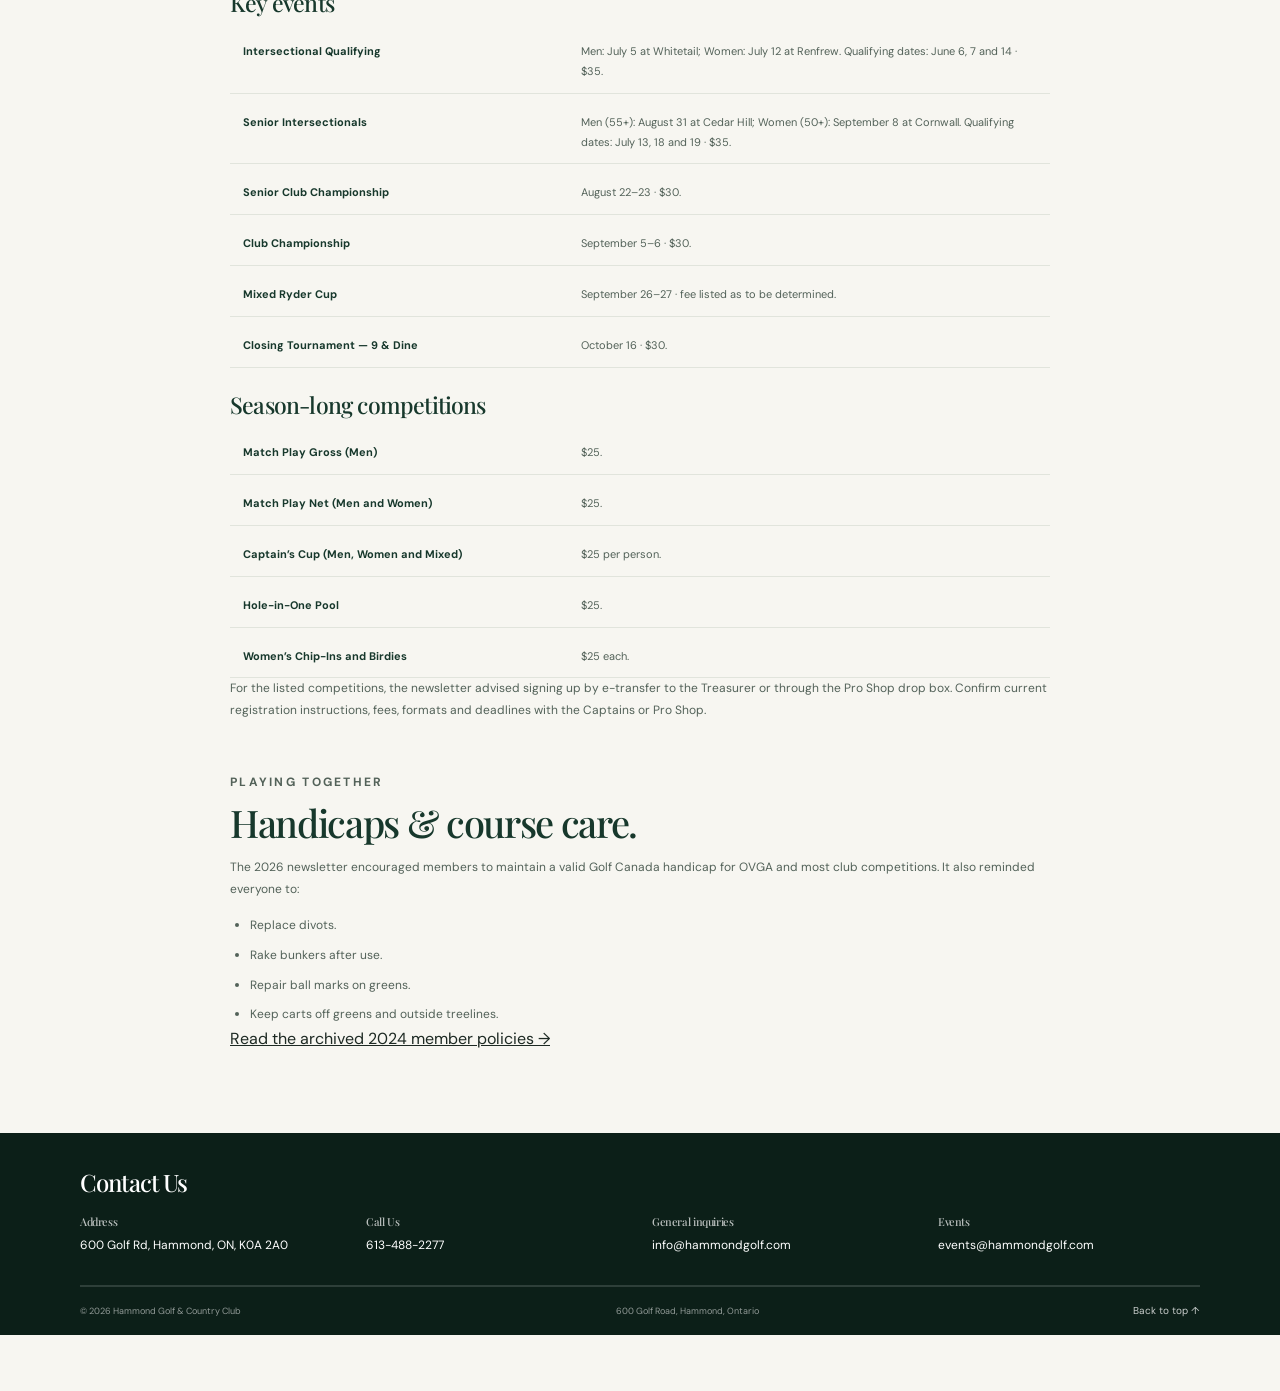
<file: members.html>
<!doctype html>
<html lang="en">
<head>
  <meta charset="utf-8">
  <meta name="viewport" content="width=device-width, initial-scale=1">
  <meta name="theme-color" content="#132820">
  <meta name="description" content="Hammond Golf members' news, the 2026 club newsletter, events and member resources.">
  <title>Members' Corner | Hammond Golf</title>
  <link rel="stylesheet" href="styles.css?v=ownership-removed-20261018">
  <script src="script.js" defer></script>
</head>
<body>
  <a class="skip-link" href="#main">Skip to content</a>

  <header class="site-header">
    <div class="header-inner">
      <a class="wordmark" href="index.html" aria-label="Hammond Golf home">
        <img class="wordmark-logo" src="assets/hammond-golf-logo-1980.jpg" alt="Hammond Golf &amp; Country Club, established 1980">
      </a>
      <div class="header-right">
        <div class="header-utility" aria-label="Location and language">
          <a href="https://www.google.com/maps/search/?api=1&query=600+Golf+Road%2C+Hammond%2C+Ontario+K0A+2A0" target="_blank" rel="noopener noreferrer">600 Golf Rd, Hammond, ON <span aria-hidden="true">↗</span></a>
          <a href="https://www.hammondgolf.com/?lang=fr" lang="fr">Français</a>
        </div>
        <div class="header-navigation">
          <button class="menu-toggle" type="button" aria-expanded="false" aria-controls="primary-nav">
            <span class="menu-icon" aria-hidden="true"></span>
            <span class="menu-label">Menu</span>
          </button>
          <nav class="primary-nav" id="primary-nav" aria-label="Main navigation">
            <a href="golf.html">Golf</a>
            <a href="golf.html#rates">Rates</a>
            <a href="stay.html">Stay</a>
            <a href="dine.html">Dine</a>
            <a href="practice.html">Practice</a>
            <a href="https://www.brokenstickbrewing.com/" target="_blank" rel="noopener noreferrer">Broken Stick</a>
            <a href="members.html" aria-current="page">Members</a>
            <a class="nav-book" href="https://chronogolf.com/club/928" data-track="members_nav_book">Book a tee time <span aria-hidden="true">↗</span></a>
          </nav>
        </div>
      </div>
    </div>
  </header>

  <main id="main" class="member-page">
    <section class="member-page-hero">
      <p class="eyebrow">Hammond Golf &amp; Country Club</p>
      <h1>Members’ <em>Corner.</em></h1>
      <p>Club news, event dates and useful member information—all in one place.</p>
      <nav class="member-page-nav" aria-label="Member resources">
        <a href="#newsletter">2026 newsletter</a>
        <a href="#committee">Committee</a>
        <a href="#events">Events</a>
        <a href="member-policies.html">Member policies</a>
      </nav>
    </section>

    <div class="member-archive-note" role="note">
      <strong>2026 newsletter archive.</strong> Event dates and fees below are from the club’s 2026 newsletter. Some dates have passed; check with the Pro Shop or your Captain for current schedules and details.
    </div>

    <article class="member-article">
      <section id="newsletter" aria-labelledby="newsletter-title">
        <p class="eyebrow">News &amp; updates</p>
        <h2 id="newsletter-title">Welcome to the 2026 season.</h2>
        <p>Welcome back to returning members, and welcome to new members joining the Hammond family. Men’s and Women’s Captains share updates, reminders and information throughout the season.</p>
        <p>For tee times, Chrono Golf offers advance booking up to 11 days, as noted in the 2026 newsletter. Contact the Pro Shop if you need help getting started or if booking details have changed.</p>
        <a class="button button-lime" href="https://chronogolf.com/club/928" data-track="members_newsletter_book">Book a tee time <span aria-hidden="true">↗</span></a>
      </section>

      <section id="committee" aria-labelledby="committee-title">
        <p class="eyebrow">Here to help</p>
        <h2 id="committee-title">2026/27 Members’ Committee.</h2>
        <ul class="committee-list">
          <li><strong>President</strong><span>Pierre Berthiaume</span></li>
          <li><strong>Men’s Captain</strong><span>Francis Aubin</span></li>
          <li><strong>Men’s Assistant Captains</strong><span>Bob Beauséjour and Bert Charbonneau</span></li>
          <li><strong>Women’s Captain</strong><span>Denise Hoffman</span></li>
          <li><strong>Women’s Assistant Captain</strong><span>Sylvie Grzela-Leclerc</span></li>
          <li><strong>Treasurer</strong><span>Blaine Kiley</span></li>
          <li><strong>Social Events Coordinator</strong><span>Amber-Lea Beauséjour</span></li>
          <li><strong>Secretary</strong><span>André Barsalou</span></li>
        </ul>
        <p class="member-note">To reach the Committee, contact the Pro Shop at <a href="tel:+16134882277">613-488-2277</a> or <a href="mailto:proshop@hammondgolf.com">proshop@hammondgolf.com</a>. Personal email addresses from the shared newsletter are not republished here.</p>
      </section>

      <section id="events" aria-labelledby="events-title">
        <p class="eyebrow">From the 2026 newsletter</p>
        <h2 id="events-title">Club events &amp; competitions.</h2>
        <p>The 2026 newsletter welcomed members of every membership type to participate. Many events were scheduled on weekend mornings so twilight and weekday members could join.</p>
        <h3>Key events</h3>
        <ul class="member-event-list">
          <li><strong>Intersectional Qualifying</strong><span>Men: July 5 at Whitetail; Women: July 12 at Renfrew. Qualifying dates: June 6, 7 and 14 · $35.</span></li>
          <li><strong>Senior Intersectionals</strong><span>Men (55+): August 31 at Cedar Hill; Women (50+): September 8 at Cornwall. Qualifying dates: July 13, 18 and 19 · $35.</span></li>
          <li><strong>Senior Club Championship</strong><span>August 22–23 · $30.</span></li>
          <li><strong>Club Championship</strong><span>September 5–6 · $30.</span></li>
          <li><strong>Mixed Ryder Cup</strong><span>September 26–27 · fee listed as to be determined.</span></li>
          <li><strong>Closing Tournament — 9 &amp; Dine</strong><span>October 16 · $30.</span></li>
        </ul>
        <h3>Season-long competitions</h3>
        <ul class="member-event-list">
          <li><strong>Match Play Gross (Men)</strong><span>$25.</span></li>
          <li><strong>Match Play Net (Men and Women)</strong><span>$25.</span></li>
          <li><strong>Captain’s Cup (Men, Women and Mixed)</strong><span>$25 per person.</span></li>
          <li><strong>Hole-in-One Pool</strong><span>$25.</span></li>
          <li><strong>Women’s Chip-Ins and Birdies</strong><span>$25 each.</span></li>
        </ul>
        <p>For the listed competitions, the newsletter advised signing up by e-transfer to the Treasurer or through the Pro Shop drop box. Confirm current registration instructions, fees, formats and deadlines with the Captains or Pro Shop.</p>
      </section>

      <section aria-labelledby="handicap-title">
        <p class="eyebrow">Playing together</p>
        <h2 id="handicap-title">Handicaps &amp; course care.</h2>
        <p>The 2026 newsletter encouraged members to maintain a valid Golf Canada handicap for OVGA and most club competitions. It also reminded everyone to:</p>
        <ul>
          <li>Replace divots.</li>
          <li>Rake bunkers after use.</li>
          <li>Repair ball marks on greens.</li>
          <li>Keep carts off greens and outside treelines.</li>
        </ul>
        <a class="text-link" href="member-policies.html">Read the archived 2024 member policies <span aria-hidden="true">→</span></a>
      </section>
    </article>
  </main>

  <footer class="site-footer">
    <section class="footer-contact" aria-labelledby="footer-contact-title">
      <h2 id="footer-contact-title">Contact Us</h2>
      <div class="footer-contact-grid">
        <div><h3>Address</h3><a href="https://www.google.com/maps/search/?api=1&amp;query=600+Golf+Road%2C+Hammond%2C+Ontario+K0A+2A0">600 Golf Rd, Hammond, ON, K0A 2A0</a></div>
        <div><h3>Call Us</h3><a href="tel:+16134882277">613-488-2277</a></div>
        <div><h3>General inquiries</h3><a href="mailto:info@hammondgolf.com">info@hammondgolf.com</a></div>
        <div><h3>Events</h3><a href="mailto:events@hammondgolf.com">events@hammondgolf.com</a></div>
      </div>
    </section>
    <div class="footer-bottom">
      <span>© <span id="current-year">2026</span> Hammond Golf &amp; Country Club</span>
      <span>600 Golf Road, Hammond, Ontario</span>
      <a href="#main">Back to top ↑</a>
    </div>
  </footer>
  <a class="sticky-book" href="https://chronogolf.com/club/928" data-track="sticky_book"><span>Book a tee time</span><span aria-hidden="true">↗</span></a>
</body>
</html>
</file>
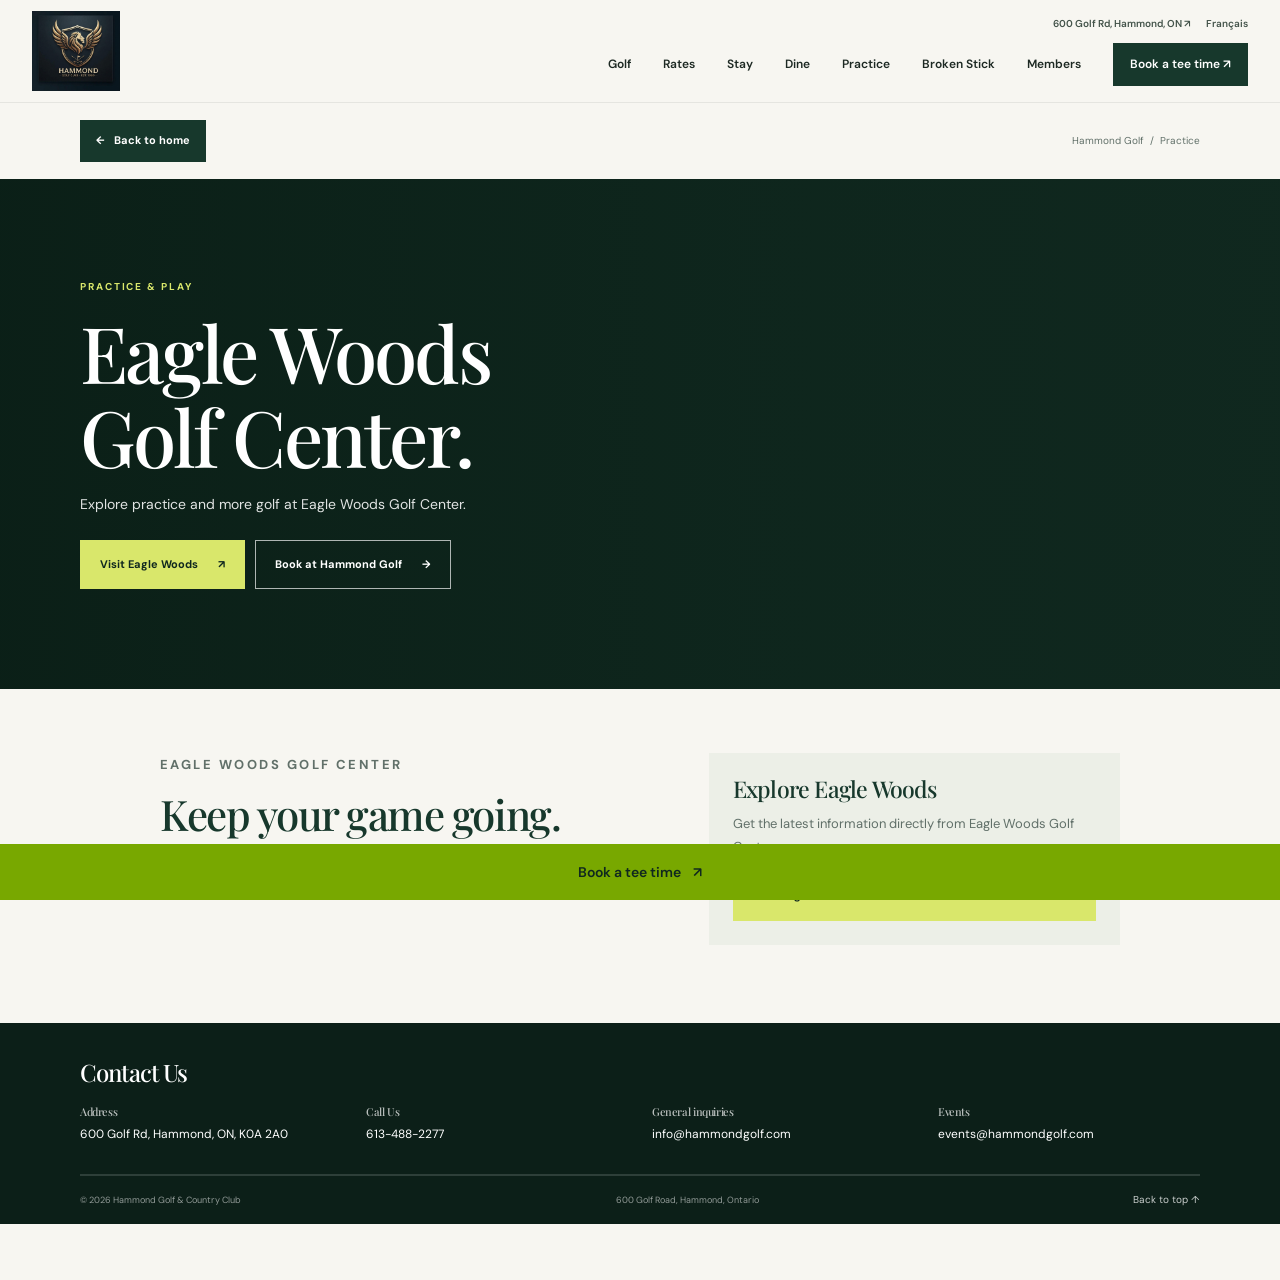
<file: practice.html>
<!doctype html>
<html lang="en">
<head>
  <meta charset="utf-8">
  <meta name="viewport" content="width=device-width, initial-scale=1">
  <meta name="theme-color" content="#132820">
  <meta name="description" content="Visit Eagle Woods Golf Center for practice and more golf near Hammond, Ontario.">
  <title>Practice at Eagle Woods | Hammond Golf</title>
  <link rel="stylesheet" href="styles.css?v=ownership-removed-20261018">
  <script src="script.js" defer></script>
</head>
<body>
  <a class="skip-link" href="#main">Skip to content</a>
  <header class="site-header">
    <div class="header-inner">
      <a class="wordmark" href="index.html#home" aria-label="Hammond Golf home">
        <img class="wordmark-logo" src="assets/hammond-golf-logo-1980.jpg" alt="Hammond Golf &amp; Country Club, established 1980">
      </a>
      <div class="header-right">
        <div class="header-utility" aria-label="Location and language">
          <a href="https://www.google.com/maps/search/?api=1&amp;query=600+Golf+Road%2C+Hammond%2C+Ontario+K0A+2A0" target="_blank" rel="noopener noreferrer">600 Golf Rd, Hammond, ON <span aria-hidden="true">↗</span></a>
          <a href="https://www.hammondgolf.com/?lang=fr" lang="fr">Français</a>
        </div>
        <div class="header-navigation">
          <button class="menu-toggle" type="button" aria-expanded="false" aria-controls="primary-nav">
            <span class="menu-icon" aria-hidden="true"></span>
            <span class="menu-label">Menu</span>
          </button>
          <nav class="primary-nav" id="primary-nav" aria-label="Main navigation">
            <a href="golf.html">Golf</a>
            <a href="golf.html#rates">Rates</a>
            <a href="stay.html">Stay</a>
            <a href="dine.html">Dine</a>
            <a href="practice.html" aria-current="page">Practice</a>
            <a href="https://www.brokenstickbrewing.com/" target="_blank" rel="noopener noreferrer">Broken Stick</a>
            <a href="members.html">Members</a>
            <a class="nav-book" href="https://chronogolf.com/club/928" data-track="practice_nav_book">Book a tee time <span aria-hidden="true">↗</span></a>
          </nav>
        </div>
      </div>
    </div>
  </header>

  <main id="main" class="destination-page">
    <div class="destination-page-toolbar">
      <a class="back-home" href="index.html"><span aria-hidden="true">←</span> Back to home</a>
      <span class="destination-breadcrumb">Hammond Golf&nbsp; / &nbsp;Practice</span>
    </div>
    <section class="destination-page-hero destination-hero-practice" aria-labelledby="page-title">
      <div class="destination-page-copy">
        <p class="eyebrow">Practice &amp; play</p>
        <h1>Eagle Woods<br>Golf Center.</h1>
        <p>Explore practice and more golf at Eagle Woods Golf Center.</p>
        <div class="destination-page-actions">
          <a class="button button-lime" href="https://www.eaglewoods.ca/" target="_blank" rel="noopener noreferrer" data-track="practice_hero_visit">Visit Eagle Woods <span aria-hidden="true">↗</span></a>
          <a class="button button-ghost" href="golf.html">Book at Hammond Golf <span aria-hidden="true">→</span></a>
        </div>
      </div>
    </section>
    <section class="destination-info" aria-labelledby="practice-info-title">
      <div>
        <p class="eyebrow">Eagle Woods Golf Center</p>
        <h2 id="practice-info-title">Keep your game going.</h2>
        <p>Visit Eagle Woods’ website for its current practice options, hours and visitor information.</p>
      </div>
      <div class="destination-info-panel">
        <h3>Explore Eagle Woods</h3>
        <p>Get the latest information directly from Eagle Woods Golf Center.</p>
        <a class="button button-lime" href="https://www.eaglewoods.ca/" target="_blank" rel="noopener noreferrer" data-track="practice_info_visit">Visit Eagle Woods <span aria-hidden="true">↗</span></a>
      </div>
    </section>
  </main>

  <footer class="site-footer">
    <section class="footer-contact" aria-labelledby="footer-contact-title">
      <h2 id="footer-contact-title">Contact Us</h2>
      <div class="footer-contact-grid">
        <div><h3>Address</h3><a href="https://www.google.com/maps/search/?api=1&amp;query=600+Golf+Road%2C+Hammond%2C+Ontario+K0A+2A0">600 Golf Rd, Hammond, ON, K0A 2A0</a></div>
        <div><h3>Call Us</h3><a href="tel:+16134882277">613-488-2277</a></div>
        <div><h3>General inquiries</h3><a href="mailto:info@hammondgolf.com">info@hammondgolf.com</a></div>
        <div><h3>Events</h3><a href="mailto:events@hammondgolf.com">events@hammondgolf.com</a></div>
      </div>
    </section>
    <div class="footer-bottom">
      <span>© <span id="current-year">2026</span> Hammond Golf &amp; Country Club</span>
      <span>600 Golf Road, Hammond, Ontario</span>
      <a href="#main">Back to top ↑</a>
    </div>
  </footer>
  <a class="sticky-book" href="https://chronogolf.com/club/928" data-track="sticky_book"><span>Book a tee time</span><span aria-hidden="true">↗</span></a>
</body>
</html>
</file>
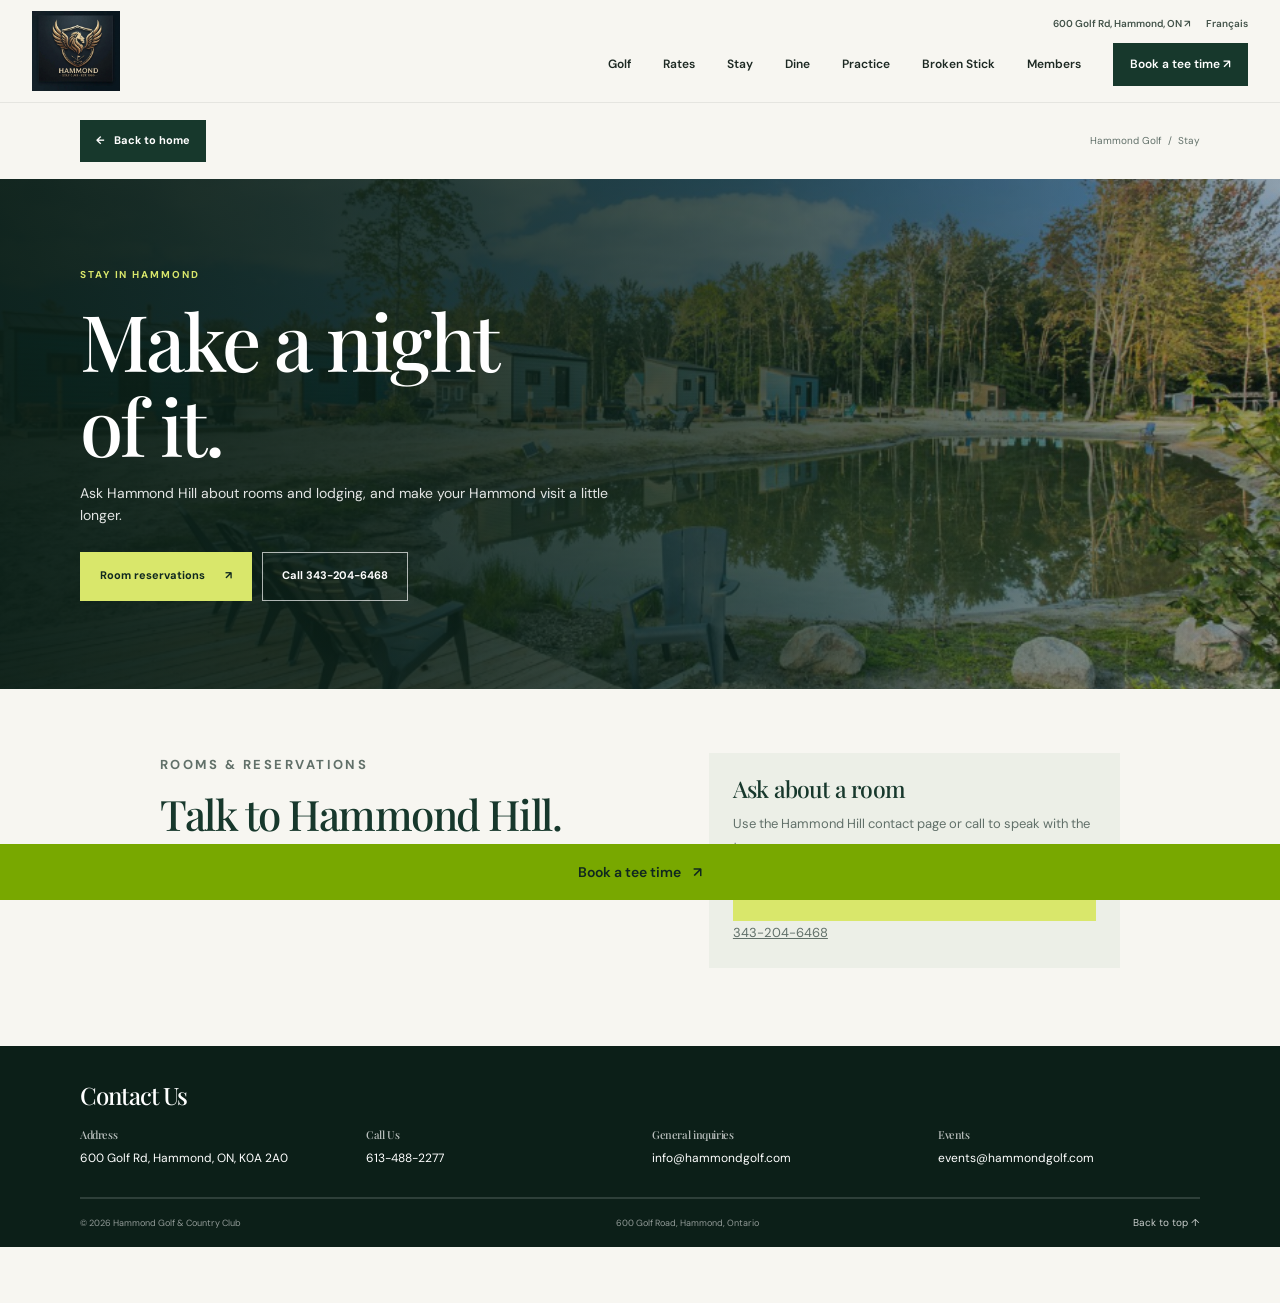
<file: stay.html>
<!doctype html>
<html lang="en">
<head>
  <meta charset="utf-8">
  <meta name="viewport" content="width=device-width, initial-scale=1">
  <meta name="theme-color" content="#132820">
  <meta name="description" content="Ask Hammond Hill about rooms and lodging in Hammond, Ontario.">
  <title>Stay at Hammond Hill | Hammond Golf</title>
  <link rel="stylesheet" href="styles.css?v=ownership-removed-20261018">
  <script src="script.js" defer></script>
</head>
<body>
  <a class="skip-link" href="#main">Skip to content</a>
  <header class="site-header">
    <div class="header-inner">
      <a class="wordmark" href="index.html#home" aria-label="Hammond Golf home">
        <img class="wordmark-logo" src="assets/hammond-golf-logo-1980.jpg" alt="Hammond Golf &amp; Country Club, established 1980">
      </a>
      <div class="header-right">
        <div class="header-utility" aria-label="Location and language">
          <a href="https://www.google.com/maps/search/?api=1&amp;query=600+Golf+Road%2C+Hammond%2C+Ontario+K0A+2A0" target="_blank" rel="noopener noreferrer">600 Golf Rd, Hammond, ON <span aria-hidden="true">↗</span></a>
          <a href="https://www.hammondgolf.com/?lang=fr" lang="fr">Français</a>
        </div>
        <div class="header-navigation">
          <button class="menu-toggle" type="button" aria-expanded="false" aria-controls="primary-nav">
            <span class="menu-icon" aria-hidden="true"></span>
            <span class="menu-label">Menu</span>
          </button>
          <nav class="primary-nav" id="primary-nav" aria-label="Main navigation">
            <a href="golf.html">Golf</a>
            <a href="golf.html#rates">Rates</a>
            <a href="stay.html" aria-current="page">Stay</a>
            <a href="dine.html">Dine</a>
            <a href="practice.html">Practice</a>
            <a href="https://www.brokenstickbrewing.com/" target="_blank" rel="noopener noreferrer">Broken Stick</a>
            <a href="members.html">Members</a>
            <a class="nav-book" href="https://chronogolf.com/club/928" data-track="stay_nav_book">Book a tee time <span aria-hidden="true">↗</span></a>
          </nav>
        </div>
      </div>
    </div>
  </header>

  <main id="main" class="destination-page">
    <div class="destination-page-toolbar">
      <a class="back-home" href="index.html"><span aria-hidden="true">←</span> Back to home</a>
      <span class="destination-breadcrumb">Hammond Golf&nbsp; / &nbsp;Stay</span>
    </div>
    <section class="destination-page-hero destination-hero-stay" aria-labelledby="page-title">
      <div class="destination-page-copy">
        <p class="eyebrow">Stay in Hammond</p>
        <h1>Make a night<br>of it.</h1>
        <p>Ask Hammond Hill about rooms and lodging, and make your Hammond visit a little longer.</p>
        <div class="destination-page-actions">
          <a class="button button-lime" href="https://hammondhill.ca/contact/" data-track="stay_hero_contact">Room reservations <span aria-hidden="true">↗</span></a>
          <a class="button button-ghost" href="tel:+13432046468">Call 343-204-6468</a>
        </div>
      </div>
    </section>
    <section class="destination-info" aria-labelledby="stay-info-title">
      <div>
        <p class="eyebrow">Rooms &amp; reservations</p>
        <h2 id="stay-info-title">Talk to Hammond Hill.</h2>
        <p>For room availability and reservation details, contact Hammond Hill directly. The team can help with current options and answer questions about your stay.</p>
      </div>
      <div class="destination-info-panel">
        <h3>Ask about a room</h3>
        <p>Use the Hammond Hill contact page or call to speak with the team.</p>
        <a class="button button-lime" href="https://hammondhill.ca/contact/" data-track="stay_info_contact">Contact Hammond Hill <span aria-hidden="true">↗</span></a>
        <p><a href="tel:+13432046468">343-204-6468</a></p>
      </div>
    </section>
  </main>

  <footer class="site-footer">
    <section class="footer-contact" aria-labelledby="footer-contact-title">
      <h2 id="footer-contact-title">Contact Us</h2>
      <div class="footer-contact-grid">
        <div><h3>Address</h3><a href="https://www.google.com/maps/search/?api=1&amp;query=600+Golf+Road%2C+Hammond%2C+Ontario+K0A+2A0">600 Golf Rd, Hammond, ON, K0A 2A0</a></div>
        <div><h3>Call Us</h3><a href="tel:+16134882277">613-488-2277</a></div>
        <div><h3>General inquiries</h3><a href="mailto:info@hammondgolf.com">info@hammondgolf.com</a></div>
        <div><h3>Events</h3><a href="mailto:events@hammondgolf.com">events@hammondgolf.com</a></div>
      </div>
    </section>
    <div class="footer-bottom">
      <span>© <span id="current-year">2026</span> Hammond Golf &amp; Country Club</span>
      <span>600 Golf Road, Hammond, Ontario</span>
      <a href="#main">Back to top ↑</a>
    </div>
  </footer>
  <a class="sticky-book" href="https://chronogolf.com/club/928" data-track="sticky_book"><span>Book a tee time</span><span aria-hidden="true">↗</span></a>
</body>
</html>
</file>
<file: styles.css>
@import url("https://fonts.googleapis.com/css2?family=DM+Sans:wght@400;500;600;700&family=Playfair+Display:ital,wght@0,500;0,600;1,500;1,600&display=swap");

:root {
  color-scheme: light;
  --forest: #17382c;
  --forest-deep: #10281f;
  --lime: #d9e76b;
  --paper: #f7f6f1;
  --white: #fff;
  --ink: #1d2923;
  --muted: #617069;
  --serif: "Playfair Display", Georgia, serif;
  --sans: "DM Sans", Arial, sans-serif;
}

* {
  box-sizing: border-box;
}

html {
  scroll-behavior: smooth;
  scroll-padding-top: 105px;
}

body {
  margin: 0;
  padding-bottom: 56px;
  background: var(--paper);
  color: var(--ink);
  font-family: var(--sans);
  font-size: 16px;
  line-height: 1.6;
  -webkit-font-smoothing: antialiased;
}

a {
  color: inherit;
}

a:focus-visible,
button:focus-visible {
  outline: 3px solid #a2bb31;
  outline-offset: 4px;
}

.skip-link {
  position: fixed;
  z-index: 20;
  top: 8px;
  left: 8px;
  transform: translateY(-150%);
  padding: 10px 16px;
  background: var(--white);
  color: var(--forest);
}

.skip-link:focus {
  transform: translateY(0);
}

.site-header {
  position: sticky;
  z-index: 10;
  top: 0;
  border-bottom: 1px solid rgba(29, 41, 35, .08);
  background: rgba(247, 246, 241, .97);
  backdrop-filter: blur(12px);
}

.header-inner {
  display: flex;
  width: min(1240px, calc(100% - 64px));
  min-height: 102px;
  margin: 0 auto;
  align-items: center;
  justify-content: space-between;
  gap: 28px;
}

.header-right {
  display: flex;
  align-items: flex-end;
  flex-direction: column;
  gap: 11px;
}

.header-utility {
  display: flex;
  align-items: center;
  gap: 16px;
}

.header-utility a {
  color: #43534a;
  font-size: 10px;
  font-weight: 600;
  text-decoration: none;
}

.header-utility a:hover {
  color: #718334;
  text-decoration: underline;
  text-underline-offset: 3px;
}

.header-navigation {
  position: relative;
}

.wordmark {
  display: inline-flex;
  flex: 0 0 auto;
  align-items: center;
  text-decoration: none;
}

.wordmark-logo {
  display: block;
  width: 88px;
  height: 80px;
  object-fit: contain;
}

.primary-nav {
  display: flex;
  align-items: center;
  gap: clamp(17px, 2.5vw, 34px);
}

.primary-nav a {
  color: var(--ink);
  font-size: 12px;
  font-weight: 600;
  text-decoration: none;
  transition: color .2s ease, background .2s ease;
}

.primary-nav a:hover {
  color: #657b2b;
}

.primary-nav .nav-book {
  padding: 12px 17px;
  background: var(--forest);
  color: var(--white);
}

.primary-nav .nav-book:hover {
  background: #2c5944;
  color: var(--white);
}

.menu-toggle {
  display: none;
}

.booking-dialog {
  position: fixed;
  inset: 0;
  width: min(460px, calc(100% - 36px));
  max-width: none;
  max-height: calc(100% - 36px);
  margin: auto;
  padding: 43px 40px 38px;
  overflow: auto;
  border: 1px solid rgba(19, 56, 42, .16);
  background: var(--paper);
  box-shadow: 0 22px 70px rgba(0, 0, 0, .26);
  color: var(--ink);
}

.booking-dialog::backdrop {
  background: rgba(10, 25, 19, .7);
  backdrop-filter: blur(3px);
}

.booking-close {
  position: absolute;
  top: 12px;
  right: 14px;
  display: grid;
  width: 36px;
  height: 36px;
  place-items: center;
  border: 0;
  background: transparent;
  color: #40534a;
  cursor: pointer;
  font: inherit;
  font-size: 27px;
  line-height: 1;
}

.booking-dialog .eyebrow {
  margin-bottom: 12px;
}

.booking-dialog h2 {
  margin: 0 0 12px;
  color: var(--forest);
  font-size: clamp(34px, 6vw, 47px);
}

.booking-dialog > p:not(.eyebrow) {
  margin: 0 0 23px;
  color: var(--muted);
  font-size: 13px;
}

.booking-action {
  width: 100%;
}

.hero {
  position: relative;
  display: flex;
  min-height: clamp(520px, 62vw, 670px);
  overflow: hidden;
  align-items: center;
  color: var(--white);
  background: var(--forest);
}

.hero-image,
.hero-shade {
  position: absolute;
  inset: 0;
  width: 100%;
  height: 100%;
}

.hero-image {
  object-fit: cover;
  object-position: center 49%;
}

.hero-shade {
  background: linear-gradient(90deg, rgba(10, 30, 22, .82), rgba(13, 36, 27, .52) 48%, rgba(15, 39, 29, .1)),
    linear-gradient(0deg, rgba(10, 28, 21, .36), transparent 38%);
}

.hero-content {
  position: relative;
  width: min(1120px, calc(100% - 64px));
  margin: -4px auto 0;
  padding: 70px 0 80px;
}

.eyebrow {
  margin: 0 0 16px;
  color: #617a49;
  font-size: 10px;
  font-weight: 700;
  letter-spacing: .19em;
  line-height: 1.5;
  text-transform: uppercase;
}

.hero-eyebrow {
  color: var(--lime);
}

h1,
h2,
h3,
p {
  margin-top: 0;
}

h1,
h2,
h3 {
  font-family: var(--serif);
  font-weight: 500;
  letter-spacing: -.035em;
  line-height: 1.08;
}

h1 {
  max-width: 710px;
  margin-bottom: 20px;
  font-size: clamp(53px, 7.5vw, 86px);
}

h1 em,
h2 em {
  font-weight: 500;
}

.hero-copy {
  max-width: 430px;
  margin-bottom: 29px;
  color: rgba(255, 255, 255, .88);
  font-size: 15px;
}

.hero-actions {
  display: flex;
  flex-wrap: wrap;
  gap: 12px;
}

.button {
  display: inline-flex;
  min-height: 49px;
  padding: 13px 19px;
  align-items: center;
  justify-content: space-between;
  gap: 20px;
  border: 1px solid transparent;
  font-size: 11px;
  font-weight: 700;
  text-decoration: none;
  transition: background .2s ease, color .2s ease, transform .2s ease;
}

.button:hover {
  transform: translateY(-2px);
}

.button-lime {
  background: var(--lime);
  color: var(--forest-deep);
}

.button-lime:hover {
  background: #e7f28d;
}

.button-ghost {
  border-color: rgba(255, 255, 255, .67);
  color: var(--white);
}

.button-ghost:hover {
  background: rgba(255, 255, 255, .13);
}

.hero-location {
  margin: 26px 0 0;
  color: rgba(255, 255, 255, .77);
  font-size: 10px;
  letter-spacing: .04em;
}

.hero-location span {
  margin-right: 6px;
  color: var(--lime);
}

.hero-caption {
  position: absolute;
  right: max(32px, calc((100vw - 1120px) / 2));
  bottom: 23px;
  left: max(32px, calc((100vw - 1120px) / 2));
  display: flex;
  justify-content: space-between;
  color: rgba(255, 255, 255, .73);
  font-size: 9px;
  letter-spacing: .13em;
  text-transform: uppercase;
}

.destinations {
  width: min(1120px, calc(100% - 64px));
  margin: 0 auto;
  padding: 76px 0 92px;
}

.destinations-heading {
  margin-bottom: 28px;
}

.destinations-heading .eyebrow {
  margin-bottom: 8px;
}

.destinations-heading h2 {
  margin: 0;
  color: var(--forest);
  font-size: clamp(34px, 4vw, 48px);
}

.destination-grid {
  display: grid;
  grid-template-columns: repeat(2, minmax(0, 1fr));
  gap: 16px;
}

.destination-card {
  position: relative;
  display: flex;
  min-height: 290px;
  padding: 27px 30px;
  overflow: hidden;
  align-items: flex-start;
  justify-content: flex-end;
  flex-direction: column;
  isolation: isolate;
  background-color: var(--forest);
  background-position: center;
  background-size: cover;
  color: var(--white);
  text-decoration: none;
  transition: transform .2s ease;
}

.destination-card:hover {
  transform: translateY(-3px);
}

.destination-card::before {
  position: absolute;
  z-index: -1;
  inset: 0;
  background: linear-gradient(0deg, rgba(9, 27, 19, .88), rgba(12, 30, 22, .18) 88%);
  content: "";
  transition: background .2s ease;
}

.destination-card:hover::before {
  background: linear-gradient(0deg, rgba(9, 27, 19, .92), rgba(12, 30, 22, .28) 90%);
}

.destination-golf {
  background-image: url("https://www.hammondgolf.com/wp-content/uploads/2018/03/sHammond_0068-1-1024x681.jpg");
}

.destination-stay {
  background-image:
    linear-gradient(0deg, rgba(9, 27, 19, .42), rgba(12, 30, 22, .08)),
    url("assets/hammond-hill-room-reservations.png");
}

.destination-dining {
  background-image:
    linear-gradient(110deg, rgba(19, 40, 32, .76), rgba(19, 40, 32, .35) 58%, rgba(19, 40, 32, .12)),
    url("assets/dandy-lion-pizza-banner.png");
  background-position: center;
  background-size: cover;
}

.destination-practice {
  background-image: url("https://www.hammondgolf.com/wp-content/uploads/2018/03/sHammond_0115-2-1024x681.jpg");
}

.destination-brewery {
  background-image:
    linear-gradient(0deg, rgba(9, 27, 19, .36), rgba(12, 30, 22, .08)),
    url("assets/broken-stick-beer-cans.jpeg");
  background-position: center;
  background-size: cover;
}

.destination-dining-logo {
  position: absolute;
  z-index: 0;
  top: 50%;
  right: 24px;
  width: min(29%, 180px);
  padding: 6px;
  transform: translateY(-50%);
  border: 1px solid rgba(255, 255, 255, .7);
  border-radius: 8px;
  background: #fff;
  box-shadow: 0 12px 30px rgba(0, 0, 0, .22);
}

.destination-kicker {
  margin-bottom: 10px;
  color: var(--lime);
  font-size: 9px;
  font-weight: 700;
  letter-spacing: .16em;
  text-transform: uppercase;
}

.destination-card h3 {
  margin-bottom: 8px;
  font-size: clamp(27px, 3vw, 36px);
}

.destination-card p {
  max-width: 360px;
  margin-bottom: 13px;
  color: rgba(255, 255, 255, .85);
  font-size: 11px;
}

.destination-link {
  display: inline-flex;
  align-items: center;
  gap: 13px;
  color: var(--lime);
  font-size: 11px;
  font-weight: 700;
  text-decoration: none;
}

.more-hammond {
  padding: 0 max(32px, calc((100vw - 1120px) / 2)) 72px;
}

.more-hammond-heading {
  margin-bottom: 20px;
}

.more-hammond-heading .eyebrow {
  margin-bottom: 6px;
}

.more-hammond-heading h2 {
  margin: 0;
  color: var(--forest);
  font-size: clamp(28px, 3.5vw, 40px);
}

.more-hammond-grid {
  display: grid;
  grid-template-columns: repeat(3, minmax(0, 1fr));
  gap: 12px;
}

.more-hammond-card {
  display: flex;
  min-height: 88px;
  padding: 20px 22px;
  align-items: center;
  justify-content: space-between;
  gap: 16px;
  border: 1px solid #dfe3dc;
  background: #fff;
  color: var(--forest);
  font-size: 14px;
  font-weight: 700;
  text-decoration: none;
  transition: border-color .2s ease, background .2s ease, transform .2s ease;
}

.more-hammond-card > span:last-child {
  color: #748b31;
}

.more-hammond-card:hover {
  transform: translateY(-2px);
  border-color: #bacb6a;
  background: #f4f6e9;
}

.destination-card:hover .destination-link {
  color: var(--white);
}

.destination-detail {
  margin-top: 7px;
  color: rgba(255, 255, 255, .8);
  font-size: 10px;
}

.course-status {
  display: flex;
  padding: 38px max(32px, calc((100vw - 1120px) / 2));
  align-items: center;
  justify-content: space-between;
  gap: 28px;
  background: #e9ede4;
}

.course-status-copy {
  max-width: 650px;
}

.course-status-copy .eyebrow {
  margin-bottom: 5px;
}

.course-status-copy h2 {
  margin: 0 0 7px;
  color: var(--forest);
  font-size: clamp(25px, 3vw, 34px);
}

.course-status-copy > p:last-child {
  margin: 0;
  color: var(--muted);
  font-size: 13px;
}

.course-status-actions {
  display: flex;
  min-width: max-content;
  align-items: flex-start;
  flex-direction: column;
  gap: 10px;
}

.course-status-actions .text-link {
  color: var(--forest);
  font-size: 11px;
}

.visit-planner {
  width: min(1120px, calc(100% - 64px));
  margin: 0 auto;
  padding: 72px 0 76px;
}

.visit-planner-heading {
  margin-bottom: 23px;
}

.visit-planner-heading .eyebrow {
  margin-bottom: 6px;
}

.visit-planner-heading h2 {
  margin: 0 0 5px;
  color: var(--forest);
  font-size: clamp(32px, 4vw, 44px);
}

.visit-planner-heading > p:last-child {
  margin: 0;
  color: var(--muted);
  font-size: 13px;
}

.visit-planner-grid {
  display: grid;
  grid-template-columns: repeat(3, minmax(0, 1fr));
  gap: 14px;
}

.visit-planner-card {
  display: flex;
  min-height: 210px;
  padding: 22px;
  align-items: flex-start;
  flex-direction: column;
  border: 1px solid #dfe3dc;
  background: var(--white);
}

.visit-planner-step {
  color: #71851d;
  font-size: 9px;
  font-weight: 700;
  letter-spacing: .14em;
  text-transform: uppercase;
}

.visit-planner-card h3 {
  margin: 9px 0 4px;
  color: var(--forest);
  font-family: var(--serif);
  font-size: 23px;
  font-weight: 500;
}

.visit-planner-card p {
  margin: 0 0 16px;
  color: var(--muted);
  font-size: 11px;
}

.visit-planner-card a {
  margin-top: auto;
  color: var(--forest);
  font-size: 11px;
  font-weight: 700;
  text-underline-offset: 3px;
}

.visit-planner-card a + a {
  margin-top: 8px;
}

.visit-coordination {
  display: flex;
  margin-top: 15px;
  padding: 20px 22px;
  align-items: center;
  justify-content: space-between;
  gap: 20px;
  background: #f0f0e9;
}

.visit-coordination h3 {
  margin: 0 0 4px;
  color: var(--forest);
  font-size: 14px;
}

.visit-coordination p {
  max-width: 700px;
  margin: 0;
  color: var(--muted);
  font-size: 11px;
}

.button-outline {
  flex: 0 0 auto;
  border: 1px solid #b9c2b9;
  background: transparent;
  color: var(--forest);
}

.button-outline:hover {
  border-color: var(--forest);
  background: var(--white);
  color: var(--forest);
}

.destination-page {
  min-height: 60vh;
}

.destination-page-toolbar {
  display: flex;
  width: min(1120px, calc(100% - 64px));
  min-height: 76px;
  margin: 0 auto;
  align-items: center;
  justify-content: space-between;
  gap: 18px;
}

.destination-breadcrumb {
  color: var(--muted);
  font-size: 10px;
}

.back-home {
  display: inline-flex;
  min-height: 42px;
  padding: 10px 16px;
  align-items: center;
  gap: 9px;
  background: var(--forest);
  color: var(--white);
  font-size: 11px;
  font-weight: 700;
  text-decoration: none;
  transition: background .2s ease, transform .2s ease;
}

.back-home:hover {
  transform: translateY(-1px);
  background: #2c5944;
}

.destination-page-hero {
  position: relative;
  display: flex;
  min-height: clamp(350px, 43vw, 510px);
  padding: 55px 32px;
  align-items: center;
  overflow: hidden;
  background-color: var(--forest-deep);
  background-position: center;
  background-size: cover;
  color: var(--white);
}

.destination-page-hero::before {
  position: absolute;
  inset: 0;
  background: linear-gradient(90deg, rgba(10, 30, 22, .86), rgba(13, 36, 27, .57) 58%, rgba(15, 39, 29, .18));
  content: "";
}

.destination-hero-golf {
  background-image: url("https://www.hammondgolf.com/wp-content/uploads/2018/03/sHammond_0003-1-1024x681.jpg");
}

.destination-hero-stay {
  background-image:
    linear-gradient(90deg, rgba(10, 30, 22, .7), rgba(13, 36, 27, .2)),
    url("assets/hammond-hill-room-reservations.png");
}

.destination-hero-dine {
  background-image:
    linear-gradient(110deg, rgba(19, 40, 32, .76), rgba(19, 40, 32, .35) 58%, rgba(19, 40, 32, .12)),
    url("assets/dandy-lion-pizza-banner.png");
  background-position: center;
  background-size: cover;
}

.destination-hero-dine::before {
  background: linear-gradient(90deg, rgba(10, 30, 22, .22), rgba(13, 36, 27, .1) 58%, rgba(15, 39, 29, .06));
}

.destination-hero-dine .destination-page-copy {
  padding-right: clamp(250px, 32vw, 390px);
}

.dine-hero-brand {
  position: absolute;
  z-index: 1;
  top: 50%;
  right: max(32px, calc((100% - 1120px) / 2));
  display: block;
  width: min(31vw, 360px);
  padding: 10px;
  transform: translateY(-50%);
  border: 1px solid rgba(255, 255, 255, .7);
  border-radius: 12px;
  background: #fff;
  box-shadow: 0 18px 40px rgba(0, 0, 0, .2);
}

.dine-hero-brand img {
  display: block;
  width: 100%;
  height: auto;
}

.destination-hero-practice {
  background-image: url("https://www.hammondgolf.com/wp-content/uploads/2018/03/sHammond_0115-2-1024x681.jpg");
}

.destination-page-copy {
  position: relative;
  width: min(1120px, 100%);
  margin: 0 auto;
}

.destination-page-copy .eyebrow {
  color: var(--lime);
}

.destination-page-copy h1 {
  max-width: 760px;
  margin-bottom: 15px;
  font-size: clamp(46px, 7vw, 78px);
}

.destination-page-copy > p:not(.eyebrow) {
  max-width: 570px;
  margin-bottom: 25px;
  color: rgba(255, 255, 255, .88);
  font-size: 14px;
}

.destination-page-actions {
  display: flex;
  flex-wrap: wrap;
  gap: 10px;
}

.golf-rates {
  padding: 56px max(32px, calc((100vw - 1120px) / 2)) 62px;
  scroll-margin-top: 115px;
  background: #ecefe7;
}

.golf-rates-heading {
  margin-bottom: 22px;
}

.golf-rates-heading .eyebrow {
  margin-bottom: 6px;
}

.golf-rates-heading h2 {
  margin: 0 0 6px;
  color: var(--forest);
  font-size: clamp(32px, 4vw, 44px);
}

.golf-rates-heading > p:last-child {
  margin: 0;
  color: var(--muted);
  font-size: 13px;
}

.golf-rates-grid {
  display: grid;
  grid-template-columns: repeat(3, minmax(0, 1fr));
  gap: 14px;
}

.golf-rate-card {
  padding: 22px 24px;
  background: var(--white);
}

.golf-rate-card h3 {
  margin: 0 0 10px;
  color: var(--forest);
  font-size: 14px;
}

.golf-rate-card p {
  margin: 0;
  color: var(--muted);
  font-size: 11px;
}

.golf-rate-card .golf-rate-price {
  margin-bottom: 2px;
  color: #718f18;
  font-family: var(--serif);
  font-size: 38px;
  line-height: 1.2;
}

.golf-rates-note {
  margin: 18px 0;
  color: var(--muted);
  font-size: 11px;
  line-height: 1.7;
}

.golf-rates-note a {
  color: var(--forest);
  text-underline-offset: 3px;
}

.golf-rates > .button {
  display: inline-flex;
}

.destination-info {
  display: grid;
  width: min(960px, calc(100% - 64px));
  margin: 0 auto;
  padding: 64px 0 78px;
  grid-template-columns: 1fr .8fr;
  align-items: start;
  gap: 35px;
}

.destination-info h2,
.dine-menu-heading h2 {
  margin-bottom: 14px;
  color: var(--forest);
  font-size: clamp(30px, 4vw, 42px);
}

.destination-info p,
.dine-menu-heading p {
  color: var(--muted);
  font-size: 13px;
  line-height: 1.8;
}

.destination-info-panel {
  padding: 24px;
  background: #ecefe7;
}

.destination-info-panel h2,
.destination-info-panel h3 {
  color: var(--forest);
}

.destination-info-panel h3 {
  margin-bottom: 10px;
  font-size: 23px;
}

.destination-info-panel p:last-child {
  margin-bottom: 0;
}

.destination-info-panel .button {
  width: 100%;
}

.golf-overview {
  display: grid;
  padding: 68px max(32px, calc((100vw - 1120px) / 2));
  grid-template-columns: 1fr .9fr;
  align-items: center;
  gap: 50px;
  background: #14242b;
  color: var(--white);
}

.golf-overview-copy .eyebrow,
.course-history .eyebrow {
  color: var(--lime);
}

.golf-overview h2,
.course-section-heading h2,
.course-history h2 {
  margin-bottom: 16px;
  font-size: clamp(32px, 4vw, 46px);
}

.golf-overview-copy > p:not(.eyebrow),
.course-history p:not(.eyebrow) {
  max-width: 620px;
  color: rgba(255, 255, 255, .78);
  font-size: 13px;
}

.course-facts {
  display: grid;
  margin: 23px 0 18px;
  padding: 0;
  gap: 9px;
  list-style: none;
}

.course-facts li {
  position: relative;
  padding-left: 25px;
  color: rgba(255, 255, 255, .82);
  font-size: 13px;
}

.course-facts li::before {
  position: absolute;
  left: 0;
  color: var(--lime);
  content: "✓";
}

.golf-overview .text-link,
.course-history .text-link {
  color: var(--lime);
  text-underline-offset: 4px;
}

.golf-overview-image {
  display: block;
  width: 100%;
  max-height: 510px;
  aspect-ratio: 4 / 5;
  object-fit: cover;
}

.course-gallery {
  width: min(1120px, calc(100% - 64px));
  margin: 0 auto;
  padding: 65px 0 72px;
}

.course-section-heading {
  margin-bottom: 24px;
}

.course-section-heading .eyebrow {
  margin-bottom: 7px;
}

.course-gallery-grid {
  display: grid;
  grid-template-columns: repeat(4, minmax(0, 1fr));
  gap: 12px;
}

.course-gallery-grid img {
  display: block;
  width: 100%;
  aspect-ratio: 4 / 3;
  object-fit: cover;
}

.gallery-source {
  margin: 14px 0 0;
  color: var(--muted);
  font-size: 10px;
}

.gallery-source a {
  color: var(--forest);
  text-underline-offset: 3px;
}

.course-history {
  display: grid;
  padding: 68px max(32px, calc((100vw - 1120px) / 2));
  grid-template-columns: .9fr 1fr;
  align-items: center;
  gap: 52px;
  background: var(--forest-deep);
  color: var(--white);
}

.course-history > img {
  display: block;
  width: 100%;
  max-height: 440px;
  object-fit: cover;
}

.sticky-book {
  position: fixed;
  z-index: 15;
  right: 0;
  bottom: 0;
  left: 0;
  display: flex;
  min-height: 56px;
  padding: 10px 24px;
  align-items: center;
  justify-content: center;
  gap: 12px;
  background: #78a800;
  color: var(--forest-deep);
  font-size: 14px;
  font-weight: 600;
  text-decoration: none;
  transition: background .2s ease;
}

.sticky-book:hover {
  background: #668f00;
}

.dine-quick-links {
  display: flex;
  width: min(1120px, calc(100% - 64px));
  margin: 0 auto;
  padding: 0 0 28px;
  flex-wrap: wrap;
  gap: 8px;
}

.dine-quick-links a {
  display: inline-flex;
  min-height: 38px;
  padding: 9px 13px;
  align-items: center;
  background: #e8ebe3;
  color: var(--forest);
  font-size: 10px;
  font-weight: 700;
  text-decoration: none;
  transition: background .2s ease, color .2s ease;
}

.dine-quick-links a:hover {
  background: var(--forest);
  color: var(--white);
}

.dine-menu {
  padding: 58px 32px 78px;
  background: #ecefe7;
}

.dine-menu-heading {
  display: flex;
  width: min(1120px, 100%);
  margin: 0 auto 22px;
  align-items: flex-end;
  justify-content: space-between;
  gap: 20px;
}

.dine-menu-heading .eyebrow {
  margin-bottom: 8px;
}

.dine-menu-heading h2 {
  margin-bottom: 8px;
}

.dine-menu-heading p {
  max-width: 620px;
  margin-bottom: 0;
}

.dine-menu-heading .button {
  flex: 0 0 auto;
}

.food-menu-grid {
  width: min(1120px, 100%);
  margin: 0 auto;
  display: grid;
  grid-template-columns: repeat(2, minmax(0, 1fr));
  align-items: start;
  gap: 14px;
}

.food-menu-category {
  padding: 22px;
  background: var(--white);
}

.food-menu-category > h3 {
  margin: 0 0 14px;
  padding-bottom: 10px;
  border-bottom: 1px solid #dfe3dc;
  color: var(--forest);
  font-size: 24px;
}

.food-menu-item {
  display: flex;
  padding: 12px 0;
  align-items: flex-start;
  justify-content: space-between;
  gap: 14px;
  border-bottom: 1px solid #edf0ea;
}

.food-menu-item h4 {
  margin: 0 0 4px;
  color: var(--ink);
  font-family: var(--sans);
  font-size: 12px;
  font-weight: 700;
}

.food-menu-item p {
  margin: 0;
  color: var(--muted);
  font-size: 10px;
  line-height: 1.6;
}

.food-menu-item > strong {
  flex: 0 0 auto;
  color: var(--forest);
  font-size: 11px;
}

.food-menu-note {
  margin: 13px 0 0;
  color: var(--muted);
  font-size: 10px;
  line-height: 1.7;
}

.food-menu-disclaimer {
  width: min(1120px, 100%);
  margin: 17px auto 0;
  color: var(--muted);
  font-size: 10px;
  line-height: 1.7;
}

.dine-more {
  width: min(1120px, calc(100% - 64px));
  margin: 0 auto;
  padding: 66px 0 80px;
}

.dine-more h2 {
  margin-bottom: 22px;
  color: var(--forest);
  font-size: clamp(30px, 4vw, 42px);
}

.dine-links-grid {
  display: grid;
  grid-template-columns: repeat(3, minmax(0, 1fr));
  gap: 12px;
}

.dine-links-grid a {
  display: flex;
  min-height: 100px;
  padding: 18px;
  align-items: flex-end;
  justify-content: space-between;
  gap: 14px;
  background: var(--forest);
  color: var(--white);
  font-size: 13px;
  font-weight: 600;
  text-decoration: none;
  transition: background .2s ease, transform .2s ease;
}

.dine-links-grid a:hover {
  transform: translateY(-2px);
  background: #2c5944;
}

.dine-links-grid span {
  color: var(--lime);
}

.dine-contact-note {
  margin: 19px 0 0;
  color: var(--muted);
  font-size: 11px;
}

.member-page {
  min-height: 60vh;
}

.member-page-hero {
  padding: 69px max(32px, calc((100vw - 960px) / 2)) 43px;
  background: #e9ece4;
}

.member-page-hero h1 {
  max-width: 760px;
  margin-bottom: 14px;
  color: var(--forest);
  font-size: clamp(43px, 6vw, 66px);
}

.member-page-hero > p:not(.eyebrow) {
  max-width: 650px;
  margin-bottom: 22px;
  color: var(--muted);
  font-size: 13px;
}

.member-page-nav {
  display: flex;
  flex-wrap: wrap;
  gap: 8px;
}

.member-page-nav a {
  display: inline-flex;
  min-height: 35px;
  padding: 8px 11px;
  align-items: center;
  border: 1px solid rgba(23, 56, 44, .21);
  color: var(--forest);
  font-size: 10px;
  font-weight: 600;
  text-decoration: none;
}

.member-page-nav a:hover {
  background: var(--forest);
  color: var(--white);
}

.member-archive-note {
  width: min(960px, calc(100% - 64px));
  margin: 24px auto 0;
  padding: 15px 17px;
  border-left: 3px solid #788b42;
  background: #ecefe2;
  color: #405044;
  font-size: 11px;
  line-height: 1.75;
}

.member-archive-note strong {
  color: var(--forest);
}

.policy-warning {
  border-left-color: #a36d21;
  background: #f4eddf;
}

.policy-warning a {
  display: inline-block;
  margin-left: 8px;
  color: var(--forest);
  font-weight: 700;
  text-decoration: none;
}

.member-article {
  display: grid;
  width: min(820px, calc(100% - 64px));
  margin: 0 auto;
  padding: 45px 0 82px;
  gap: 38px;
}

.member-article section {
  scroll-margin-top: 115px;
}

.member-article .eyebrow {
  margin-bottom: 9px;
}

.member-article h2 {
  margin-bottom: 14px;
  color: var(--forest);
  font-size: clamp(29px, 4vw, 38px);
}

.member-article h3 {
  margin: 25px 0 12px;
  color: var(--forest);
  font-size: 23px;
}

.member-article p,
.member-article li {
  color: #536259;
  font-size: 12px;
  line-height: 1.8;
}

.member-article ul {
  display: grid;
  margin: 15px 0 0;
  padding-left: 20px;
  gap: 8px;
}

.member-article .button {
  display: inline-flex;
  width: auto;
  margin-top: 5px;
}

.member-article .member-note {
  margin: 18px 0 0;
  padding: 13px 15px;
  background: #eeefe8;
  font-size: 10px;
}

.member-article .member-note a {
  color: var(--forest);
  font-weight: 700;
}

.committee-list,
.member-event-list {
  padding: 0 !important;
  list-style: none;
}

.committee-list li,
.member-event-list li {
  display: grid;
  padding: 11px 13px;
  grid-template-columns: minmax(190px, .7fr) 1fr;
  gap: 8px 18px;
  border-bottom: 1px solid #e1e4dc;
}

.committee-list strong,
.member-event-list strong {
  color: var(--forest);
  font-size: 11px;
}

.committee-list span,
.member-event-list span {
  color: #536259;
  font-size: 11px;
}

.policy-hero {
  padding-bottom: 38px;
}

.policy-hero h1 {
  font-size: clamp(38px, 5.2vw, 58px);
}

.policy-hero .member-page-nav a {
  min-height: 32px;
  padding: 7px 9px;
  font-size: 9px;
}

.policy-article {
  gap: 28px;
}

.policy-article h2 {
  padding-bottom: 9px;
  border-bottom: 1px solid #dfe3dc;
}

.policy-intro {
  padding: 16px 18px;
  background: #f0f0e9;
}

.site-footer {
  padding: 29px max(32px, calc((100vw - 1120px) / 2)) 0;
  background: #0c1f18;
  color: var(--white);
}

.footer-contact {
  padding: 8px 0 28px;
  border-bottom: 1px solid rgba(255, 255, 255, .14);
}

.footer-contact h2 {
  margin-bottom: 20px;
  color: var(--white);
  font-size: 24px;
  font-weight: 500;
}

.footer-contact-grid {
  display: grid;
  grid-template-columns: repeat(4, minmax(0, 1fr));
  gap: 24px;
}

.footer-contact-grid h3 {
  margin: 0 0 3px;
  color: rgba(255, 255, 255, .72);
  font-size: 11px;
  font-weight: 500;
}

.footer-contact-grid a {
  color: var(--white);
  font-size: 12px;
  text-decoration: none;
  overflow-wrap: anywhere;
}

.footer-contact-grid a:hover {
  color: var(--lime);
  text-decoration: underline;
  text-underline-offset: 3px;
}

.footer-bottom a {
  color: rgba(255, 255, 255, .78);
  font-size: 10px;
  text-decoration: none;
}

.footer-bottom a:hover {
  color: var(--lime);
}

.footer-bottom {
  display: flex;
  min-height: 49px;
  align-items: center;
  justify-content: space-between;
  gap: 14px;
  border-top: 1px solid rgba(255, 255, 255, .14);
  color: rgba(255, 255, 255, .55);
  font-size: 9px;
}

@media (max-width: 850px) {
  .more-hammond {
    padding-right: 32px;
    padding-left: 32px;
  }

  .course-status {
    padding-right: 32px;
    padding-left: 32px;
  }

  .visit-planner-grid {
    grid-template-columns: repeat(2, minmax(0, 1fr));
  }

  .visit-planner-card:last-child {
    grid-column: 1 / -1;
  }

  .golf-rates {
    padding-right: 32px;
    padding-left: 32px;
  }

  .golf-overview,
  .course-history {
    padding: 52px 32px;
    grid-template-columns: 1fr 1fr;
    gap: 28px;
  }

  .course-gallery-grid {
    grid-template-columns: repeat(2, minmax(0, 1fr));
  }

  .footer-contact-grid {
    grid-template-columns: repeat(2, minmax(0, 1fr));
    gap: 18px 24px;
  }

  .header-inner {
    width: calc(100% - 40px);
    min-height: 95px;
  }

  .header-right {
    gap: 5px;
  }

  .header-navigation {
    display: flex;
    justify-content: flex-end;
  }

  .menu-toggle {
    display: inline-flex;
    min-height: 36px;
    padding: 6px 0 6px 8px;
    align-items: center;
    justify-content: flex-end;
    gap: 9px;
    border: 0;
    background: transparent;
    color: var(--forest);
    cursor: pointer;
    font: inherit;
    font-size: 11px;
    font-weight: 700;
  }

  .menu-icon,
  .menu-icon::before,
  .menu-icon::after {
    display: block;
    width: 18px;
    height: 1px;
    background: currentColor;
  }

  .menu-icon {
    position: relative;
  }

  .menu-icon::before,
  .menu-icon::after {
    position: absolute;
    left: 0;
    content: "";
  }

  .menu-icon::before {
    top: -6px;
  }

  .menu-icon::after {
    top: 6px;
  }

  .menu-toggle[aria-expanded="true"] .menu-icon {
    background: transparent;
  }

  .menu-toggle[aria-expanded="true"] .menu-icon::before {
    top: 0;
    transform: rotate(45deg);
  }

  .menu-toggle[aria-expanded="true"] .menu-icon::after {
    top: 0;
    transform: rotate(-45deg);
  }

  .primary-nav {
    position: absolute;
    z-index: 2;
    top: calc(100% + 1px);
    right: -18px;
    display: none;
    min-width: 235px;
    padding: 8px 20px 18px;
    align-items: stretch;
    flex-direction: column;
    gap: 0;
    border: 1px solid #dfe3dc;
    background: var(--paper);
    box-shadow: 0 12px 18px rgba(14, 33, 23, .12);
  }

  .primary-nav.is-open {
    display: flex;
  }

  .primary-nav a {
    padding: 12px 3px;
    border-bottom: 1px solid #dfe3dc;
    font-size: 12px;
  }

  .primary-nav .nav-book {
    margin-top: 10px;
    padding: 12px;
    text-align: center;
  }

  .dine-links-grid {
    grid-template-columns: repeat(2, minmax(0, 1fr));
  }

  .more-hammond-grid {
    grid-template-columns: repeat(2, minmax(0, 1fr));
  }
}

@media (max-width: 650px) {
  .golf-rates {
    padding: 42px 20px 48px;
  }

  .golf-rates-grid {
    grid-template-columns: 1fr;
    gap: 9px;
  }

  .golf-rate-card {
    display: grid;
    padding: 16px 18px;
    grid-template-columns: 1fr auto;
    align-items: center;
    gap: 2px 12px;
  }

  .golf-rate-card h3 {
    margin-bottom: 0;
  }

  .golf-rate-card .golf-rate-price {
    grid-column: 2;
    grid-row: 1 / span 2;
  }

  .golf-rate-card > p:last-child {
    grid-column: 1;
  }

  .more-hammond {
    padding: 0 20px 54px;
  }

  .course-status {
    padding: 32px 20px;
    align-items: stretch;
    flex-direction: column;
    gap: 18px;
  }

  .course-status-actions {
    min-width: 0;
  }

  .visit-planner {
    width: calc(100% - 40px);
    padding: 50px 0 54px;
  }

  .visit-planner-grid {
    grid-template-columns: 1fr;
    gap: 9px;
  }

  .visit-planner-card,
  .visit-planner-card:last-child {
    min-height: 0;
    padding: 19px;
    grid-column: auto;
  }

  .visit-coordination {
    align-items: flex-start;
    flex-direction: column;
    gap: 14px;
  }

  .more-hammond-grid {
    gap: 8px;
  }

  .more-hammond-card {
    min-height: 72px;
    padding: 15px;
    font-size: 12px;
  }

  html {
    scroll-padding-top: 85px;
  }

  .header-inner {
    position: relative;
    width: calc(100% - 36px);
    min-height: 81px;
    gap: 10px;
  }

  .golf-overview,
  .course-history {
    padding: 43px 20px;
    grid-template-columns: 1fr;
    gap: 23px;
  }

  .golf-overview-image {
    aspect-ratio: 16 / 10;
  }

  .course-history > img {
    max-height: 280px;
  }

  .course-gallery {
    width: calc(100% - 40px);
    padding: 46px 0 52px;
  }

  .course-gallery-grid {
    gap: 8px;
  }

  .footer-contact-grid {
    grid-template-columns: 1fr;
    gap: 14px;
  }

  .header-right {
    gap: 1px;
  }

  .header-utility {
    gap: 12px;
  }

  .header-utility a {
    font-size: 9px;
  }

  .header-utility a:first-child {
    font-size: 0;
  }

  .header-utility a:first-child::before {
    content: "600 Golf Rd";
    font-size: 9px;
  }

  .wordmark-logo {
    width: 68px;
    height: 62px;
  }

  .primary-nav {
    right: -18px;
    left: auto;
    min-width: min(260px, calc(100vw - 36px));
  }

  .hero {
    min-height: min(660px, 83svh);
    align-items: flex-end;
  }

  .hero-image {
    object-position: 56% center;
  }

  .hero-shade {
    background: linear-gradient(0deg, rgba(10, 30, 22, .91), rgba(13, 36, 27, .51) 57%, rgba(15, 39, 29, .11));
  }

  .hero-content {
    width: calc(100% - 44px);
    margin: 0 auto;
    padding: 60px 0 73px;
  }

  h1 {
    font-size: clamp(47px, 12vw, 67px);
  }

  .hero-copy {
    max-width: 350px;
    font-size: 13px;
  }

  .hero-actions {
    align-items: stretch;
    flex-direction: column;
  }

  .hero-caption {
    right: 22px;
    bottom: 16px;
    left: 22px;
    font-size: 8px;
  }

  .destinations {
    width: calc(100% - 40px);
    padding: 58px 0 64px;
  }

  .destinations-heading {
    margin-bottom: 20px;
  }

  .destinations-heading h2 {
    font-size: 36px;
  }

  .destination-grid {
    grid-template-columns: 1fr;
    gap: 12px;
  }

  .destination-card {
    min-height: 245px;
    padding: 23px 22px;
  }

  .destination-card h3 {
    font-size: 31px;
  }

  .destination-card p {
    font-size: 11px;
  }

  .destination-dining-logo {
    top: 18px;
    right: 18px;
    width: 112px;
    transform: none;
  }

  .destination-page-toolbar,
  .dine-quick-links,
  .dine-more {
    width: calc(100% - 40px);
  }

  .destination-page-toolbar {
    min-height: 68px;
  }

  .destination-breadcrumb {
    font-size: 9px;
  }

  .back-home {
    min-height: 40px;
    padding: 9px 12px;
  }

  .destination-page-hero {
    min-height: 390px;
    padding: 46px 22px;
  }

  .destination-hero-dine {
    min-height: 0;
    align-items: flex-start;
    flex-direction: column;
  }

  .destination-hero-dine .destination-page-copy {
    width: 100%;
    padding-right: 0;
  }

  .dine-hero-brand {
    position: relative;
    top: auto;
    right: auto;
    align-self: flex-end;
    width: min(54%, 250px);
    margin-top: 20px;
    padding: 7px;
    transform: none;
  }

  .destination-page-copy h1 {
    font-size: clamp(43px, 12vw, 61px);
  }

  .destination-page-copy > p:not(.eyebrow) {
    font-size: 12px;
  }

  .destination-page-actions {
    align-items: stretch;
    flex-direction: column;
  }

  .destination-info {
    width: calc(100% - 40px);
    padding: 44px 0 54px;
    grid-template-columns: 1fr;
    gap: 17px;
  }

  .dine-quick-links {
    padding-bottom: 20px;
    gap: 6px;
  }

  .dine-quick-links a {
    min-height: 35px;
    padding: 8px 10px;
    font-size: 9px;
  }

  .dine-menu {
    padding: 38px 20px 48px;
  }

  .dine-menu-heading {
    align-items: stretch;
    flex-direction: column;
    gap: 12px;
  }

  .dine-menu-heading .button {
    width: 100%;
  }

  .food-menu-grid {
    grid-template-columns: 1fr;
    gap: 9px;
  }

  .food-menu-category {
    padding: 17px;
  }

  .food-menu-category > h3 {
    font-size: 22px;
  }

  .food-menu-item p,
  .food-menu-note {
    font-size: 10px;
  }

  .dine-more {
    padding: 46px 0 54px;
  }

  .dine-links-grid {
    grid-template-columns: 1fr;
    gap: 8px;
  }

  .dine-links-grid a {
    min-height: 72px;
  }

  .member-page-hero {
    padding: 48px 20px 30px;
  }

  .member-page-hero h1 {
    font-size: 45px;
  }

  .member-page-hero > p:not(.eyebrow) {
    font-size: 11px;
  }

  .member-page-nav {
    gap: 6px;
  }

  .member-page-nav a {
    min-height: 32px;
    padding: 7px 8px;
    font-size: 9px;
  }

  .member-archive-note {
    width: calc(100% - 40px);
    margin-top: 18px;
    padding: 12px 13px;
    font-size: 10px;
  }

  .policy-warning a {
    margin-left: 0;
  }

  .member-article {
    width: calc(100% - 40px);
    padding: 34px 0 55px;
    gap: 31px;
  }

  .member-article section {
    scroll-margin-top: 95px;
  }

  .committee-list li,
  .member-event-list li {
    grid-template-columns: 1fr;
    gap: 2px;
  }

  .member-article p,
  .member-article li {
    font-size: 11px;
  }

  .site-footer {
    padding: 24px 22px 0;
  }

  .footer-bottom {
    padding: 12px 0;
    align-items: flex-start;
    justify-content: center;
    flex-direction: column;
    gap: 7px;
  }
}

@media (prefers-reduced-motion: reduce) {
  *,
  *::before,
  *::after {
    scroll-behavior: auto !important;
    transition-duration: .01ms !important;
  }
}
</file>
